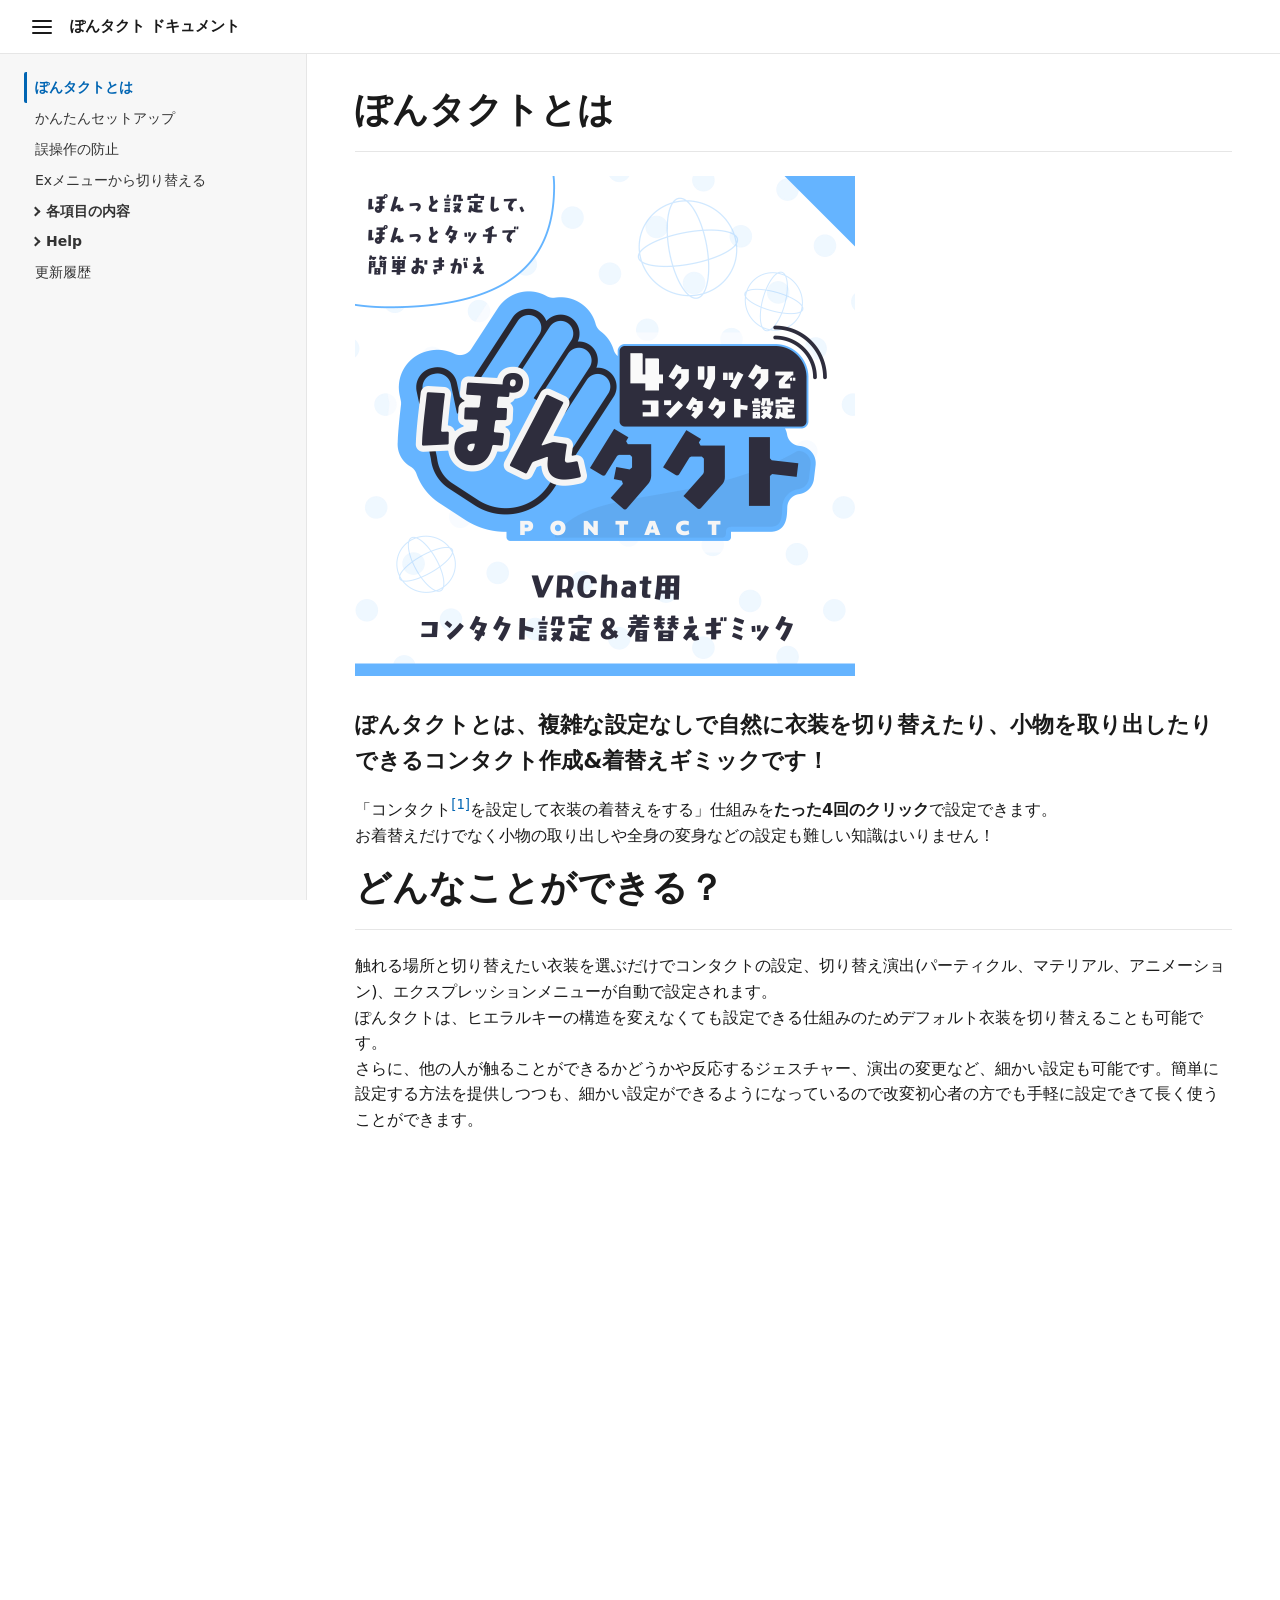
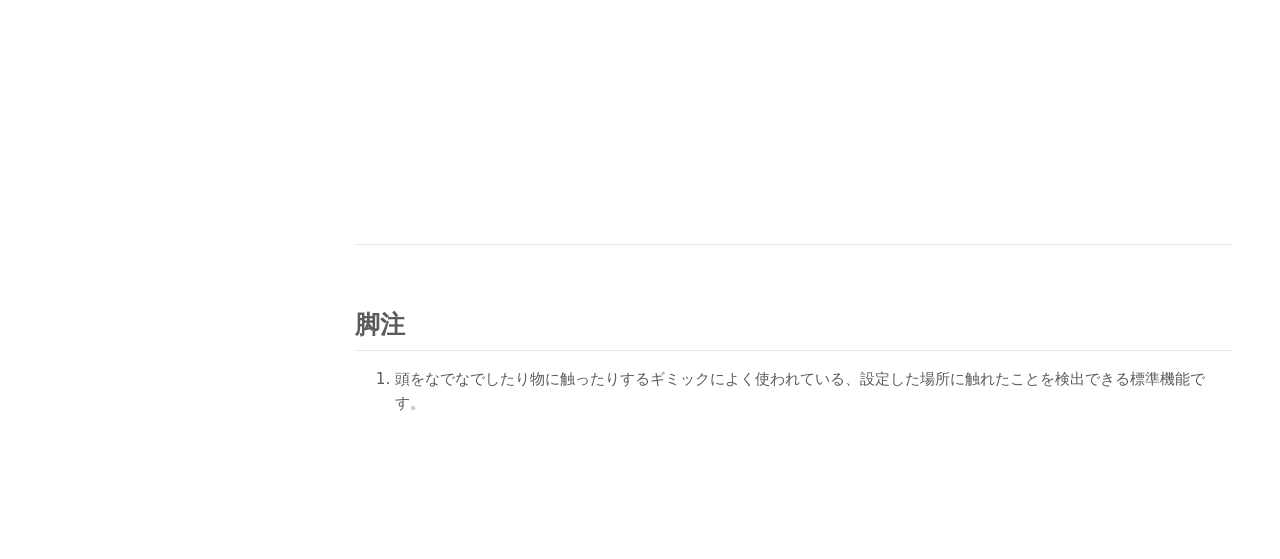
<file: index.html>
<!doctype html>
<html lang="ja">
<head>
  <meta charset="utf-8">
  <meta name="viewport" content="width=device-width, initial-scale=1">
  <title>ぽんタクト｜VRChatアバター向けコンタクト設定・着替えギミック</title>
  <meta name="description" content="ぽんタクトは、VRChatアバターの衣装切り替えや小物の取り出しを簡単に設定できる、コンタクト作成・着替えギミックです。">
  <link rel="canonical" href="https://pontact.pages.dev/">
  <link rel="icon" type="image/png" href="icon.png">
  <link rel="stylesheet" href="styles.css">
</head>
<body>
  <header class="site-header">
    <button
      class="nav-toggle"
      type="button"
      aria-controls="side-nav"
      aria-expanded="true"
      aria-label="リストを折り畳む"
      title="リストを折り畳む"
    >
      <span class="nav-toggle-icon" aria-hidden="true"></span>
    </button>
    <a class="brand" href="index.html">ぽんタクト ドキュメント</a>
  </header>
  <div class="site-shell">
    <aside class="side-nav" id="side-nav" aria-label="ドキュメントメニュー">
      <ul class="nav-tree"><li><a class="nav-link is-active" href="index.html"  aria-current="page">ぽんタクトとは</a></li>
<li><a class="nav-link" href="setup/index.html" >かんたんセットアップ</a></li>
<li><a class="nav-link" href="touch-lock/index.html" >誤操作の防止</a></li>
<li><a class="nav-link" href="ex_menu/index.html" >Exメニューから切り替える</a></li>
<li class="nav-folder"><details><summary>各項目の内容</summary><ul><li><a class="nav-link" href="reference/overlay/index.html" >タブの設定項目</a></li>
<li><a class="nav-link" href="reference/advanced-settings/index.html" >詳細設定</a></li>
<li><a class="nav-link" href="reference/presentation-settings/index.html" >演出設定</a></li></ul></details></li>
<li class="nav-folder"><details><summary>Help</summary><ul><li><a class="nav-link" href="help/change-setting-window/index.html" >警告ウィンドウが表示される</a></li></ul></details></li>
<li><a class="nav-link" href="change_log/index.html" >更新履歴</a></li></ul>
    </aside>
    <main class="doc-content">
      <article class="doc-article">
        <h1 id="ぽんタクトとは">ぽんタクトとは</h1>
<p><figure><img src="assets/%E3%81%BB%E3%82%9A%E3%82%93%E3%82%BF%E3%82%AF%E3%83%88-%E3%82%B5%E3%83%A0%E3%83%8D-2d50afa48c.jpg" alt="ぽんタクト-サムネ" width="500"></figure></p>
<p><span style="font-size: 22px; font-weight:bold;">ぽんタクトとは、複雑な設定なしで自然に衣装を切り替えたり、小物を取り出したりできるコンタクト作成&amp;着替えギミックです！</span></p>
<p>「コンタクト<sup><a href="index.html#fn-1">[1]</a></sup>を設定して衣装の着替えをする」仕組みを<strong>たった4回のクリック</strong>で設定できます。<br>
お着替えだけでなく小物の取り出しや全身の変身などの設定も難しい知識はいりません！</p>
<h1 id="どんなことができる">どんなことができる？</h1>
<p>触れる場所と切り替えたい衣装を選ぶだけでコンタクトの設定、切り替え演出(パーティクル、マテリアル、アニメーション)、エクスプレッションメニューが自動で設定されます。<br>
ぽんタクトは、ヒエラルキーの構造を変えなくても設定できる仕組みのためデフォルト衣装を切り替えることも可能です。<br>
さらに、他の人が触ることができるかどうかや反応するジェスチャー、演出の変更など、細かい設定も可能です。簡単に設定する方法を提供しつつも、細かい設定ができるようになっているので改変初心者の方でも手軽に設定できて長く使うことができます。</p>
<p><iframe width="360" height="640" src="https://www.youtube.com/embed/n0FaxI5kMvc" frameborder="0" allowfullscreen sandbox="allow-scripts allow-same-origin allow-popups allow-popups-to-escape-sandbox allow-presentation"></iframe></p>
<section class="footnotes">
<h2>脚注</h2>
<ol>
<li id="fn-1">頭をなでなでしたり物に触ったりするギミックによく使われている、設定した場所に触れたことを検出できる標準機能です。</li>
</ol>
</section>
      </article>
    </main>
  </div>
  <script>
    const navToggle = document.querySelector(".nav-toggle");
    const sideNav = document.querySelector(".side-nav");
    const mobileNavQuery = window.matchMedia("(max-width: 820px)");
    let navCollapsed = null;

    const setNavCollapsed = (collapsed, animate = true) => {
      const isInitialState = navCollapsed === null;
      navCollapsed = collapsed;
      const label = collapsed ? "リストを展開" : "リストを折り畳む";
      navToggle.setAttribute("aria-expanded", String(!collapsed));
      navToggle.setAttribute("aria-label", label);
      navToggle.setAttribute("title", label);
      sideNav.inert = collapsed;
      sideNav.setAttribute("aria-hidden", String(collapsed));

      if (!animate || isInitialState) {
        document.body.classList.add("nav-no-transition");
        document.body.classList.toggle("nav-collapsed", collapsed);
        window.requestAnimationFrame(() => {
          document.body.classList.remove("nav-no-transition");
        });
        return;
      }

      document.body.classList.toggle("nav-collapsed", collapsed);
    };

    setNavCollapsed(mobileNavQuery.matches, false);

    navToggle.addEventListener("click", () => {
      setNavCollapsed(!navCollapsed);
    });

    mobileNavQuery.addEventListener("change", (event) => {
      setNavCollapsed(event.matches, false);
    });

    sideNav.addEventListener("click", (event) => {
      if (event.target.closest(".nav-link") && mobileNavQuery.matches) {
        setNavCollapsed(true);
      }
    });
  </script>
</body>
</html>
</file>
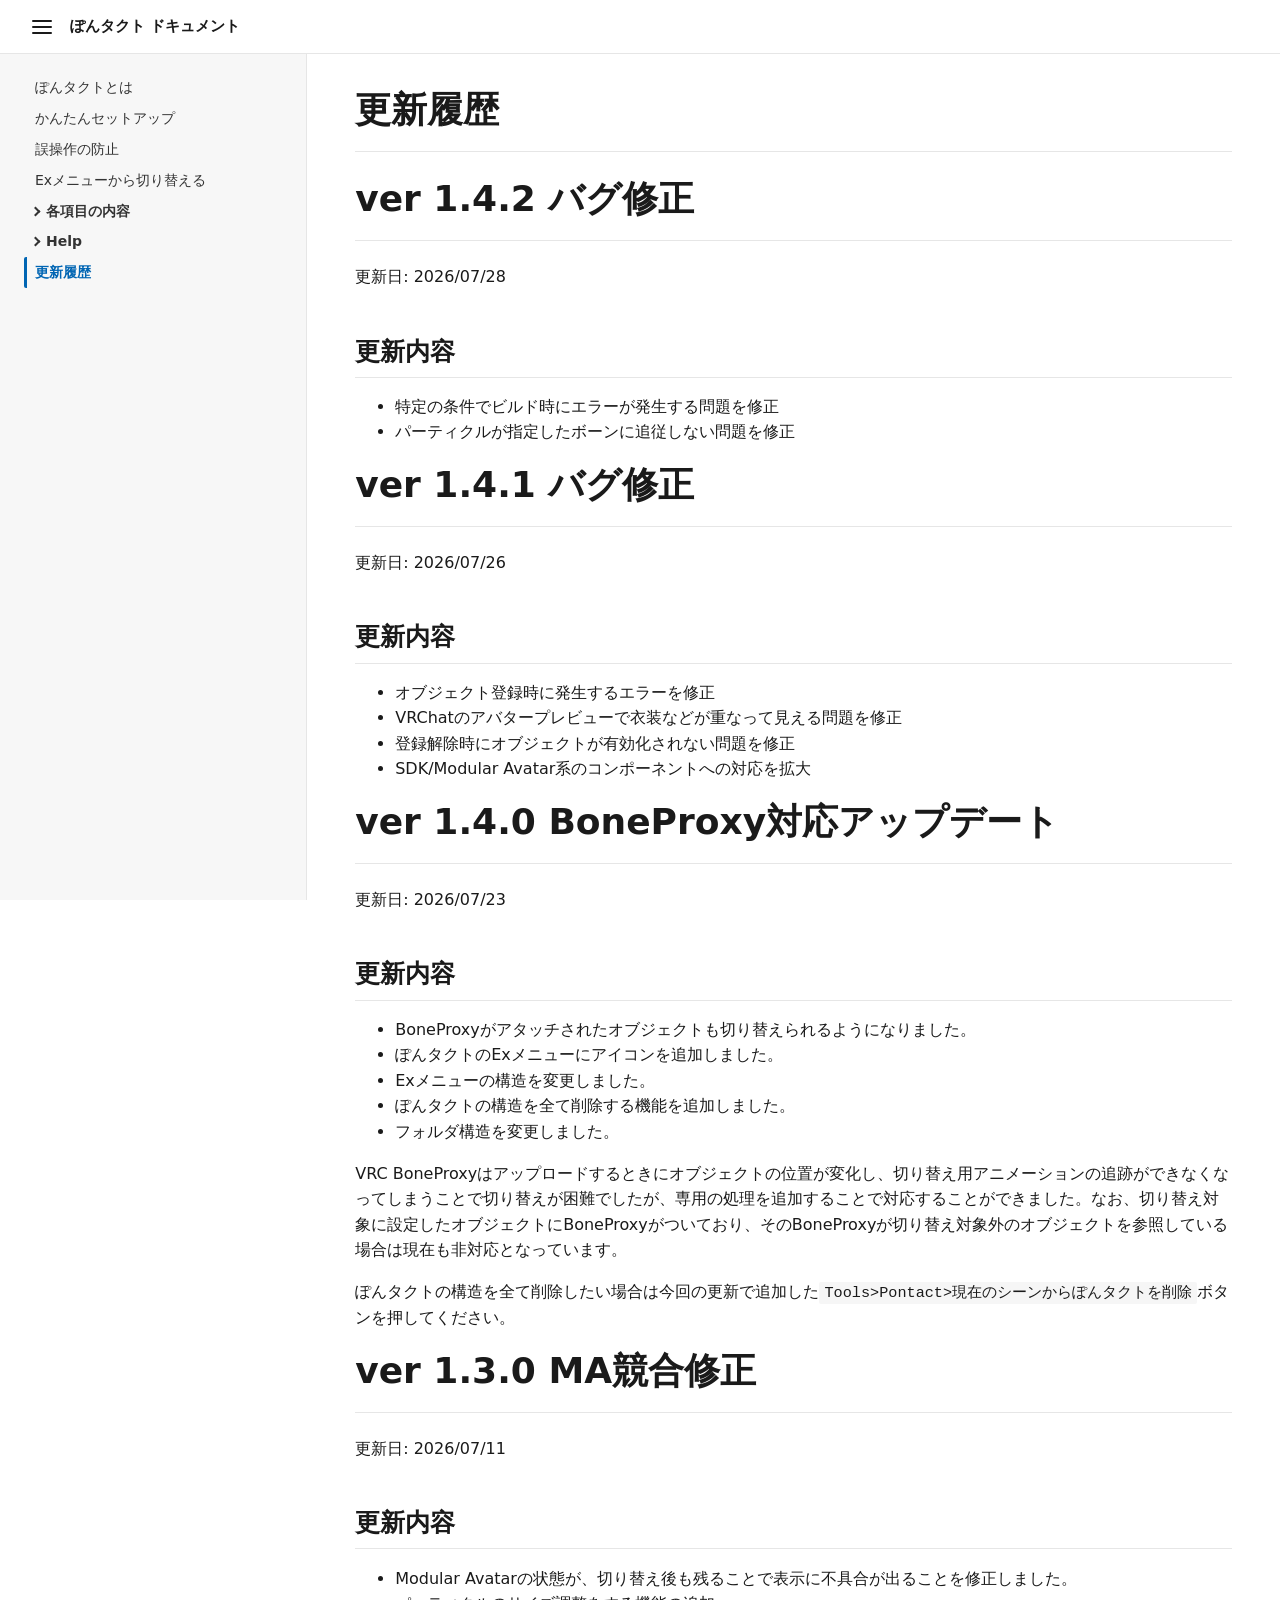
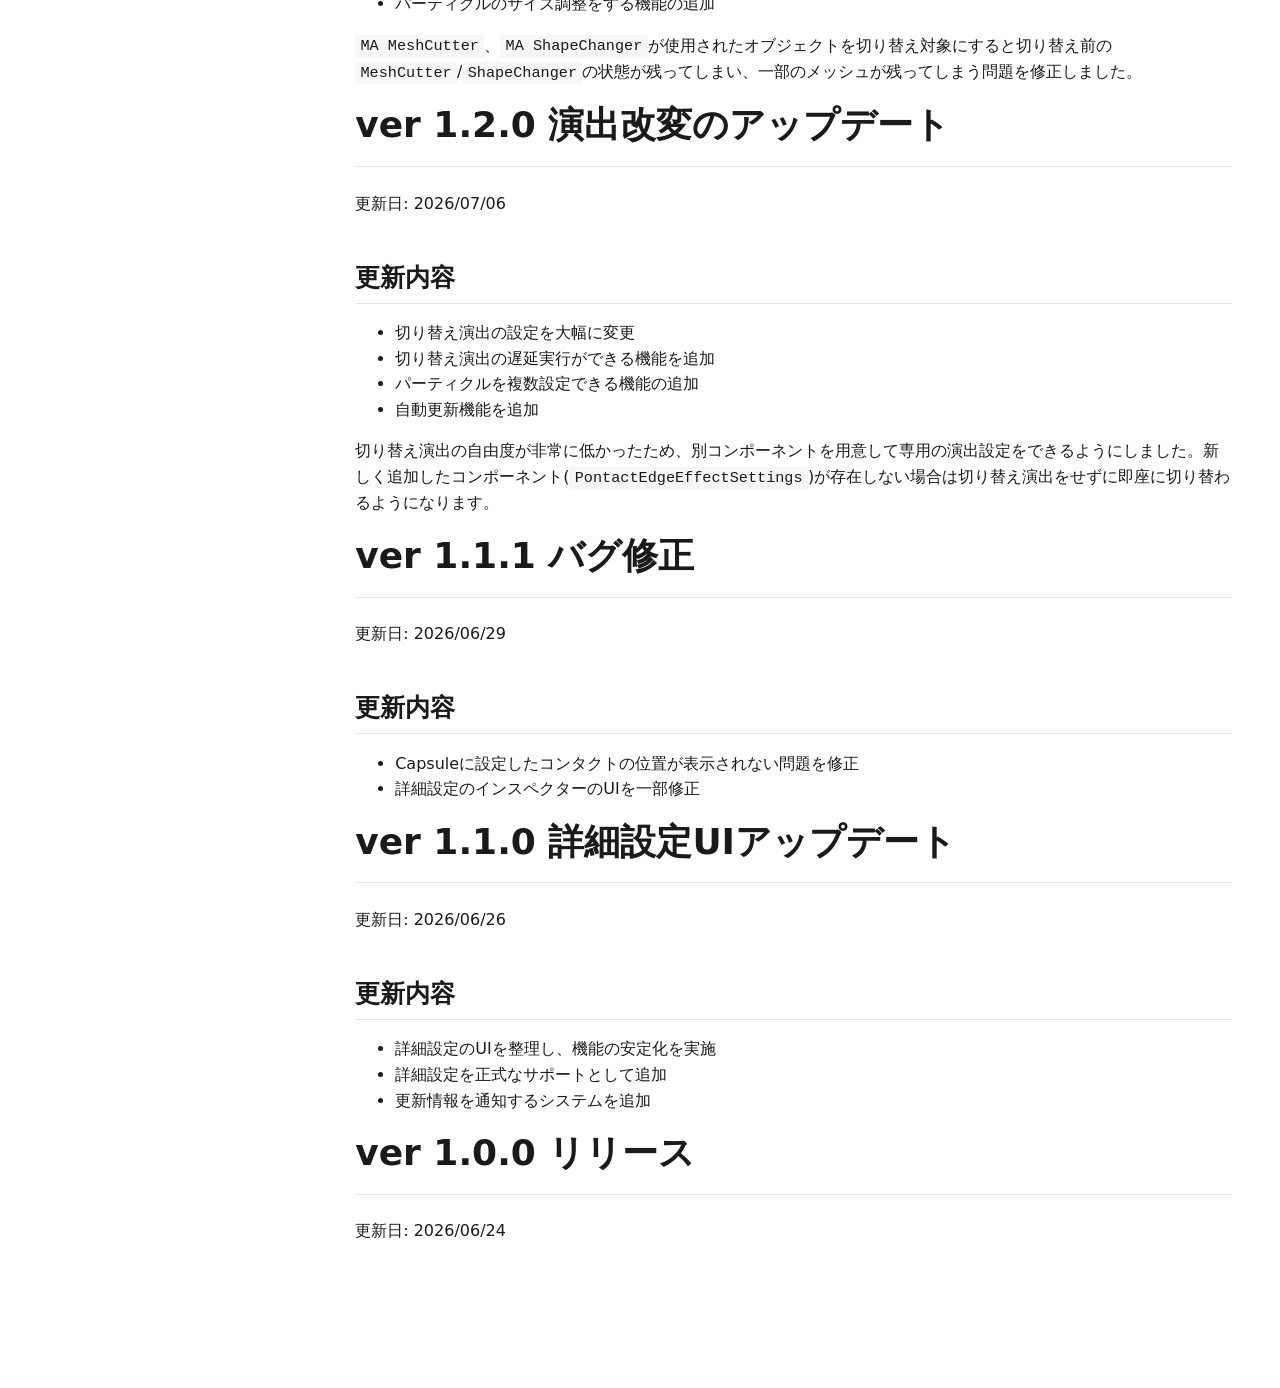
<file: change_log/index.html>
<!doctype html>
<html lang="ja">
<head>
  <meta charset="utf-8">
  <meta name="viewport" content="width=device-width, initial-scale=1">
  <title>更新履歴｜ぽんタクト ドキュメント</title>
  <meta name="description" content="VRChatアバター向けコンタクト・着替えギミック「ぽんタクト」の更新履歴に関するドキュメントです。">
  <link rel="canonical" href="https://pontact.pages.dev/change_log/">
  <link rel="icon" type="image/png" href="../icon.png">
  <link rel="stylesheet" href="../styles.css">
</head>
<body>
  <header class="site-header">
    <button
      class="nav-toggle"
      type="button"
      aria-controls="side-nav"
      aria-expanded="true"
      aria-label="リストを折り畳む"
      title="リストを折り畳む"
    >
      <span class="nav-toggle-icon" aria-hidden="true"></span>
    </button>
    <a class="brand" href="../index.html">ぽんタクト ドキュメント</a>
  </header>
  <div class="site-shell">
    <aside class="side-nav" id="side-nav" aria-label="ドキュメントメニュー">
      <ul class="nav-tree"><li><a class="nav-link" href="../index.html" >ぽんタクトとは</a></li>
<li><a class="nav-link" href="../setup/index.html" >かんたんセットアップ</a></li>
<li><a class="nav-link" href="../touch-lock/index.html" >誤操作の防止</a></li>
<li><a class="nav-link" href="../ex_menu/index.html" >Exメニューから切り替える</a></li>
<li class="nav-folder"><details><summary>各項目の内容</summary><ul><li><a class="nav-link" href="../reference/overlay/index.html" >タブの設定項目</a></li>
<li><a class="nav-link" href="../reference/advanced-settings/index.html" >詳細設定</a></li>
<li><a class="nav-link" href="../reference/presentation-settings/index.html" >演出設定</a></li></ul></details></li>
<li class="nav-folder"><details><summary>Help</summary><ul><li><a class="nav-link" href="../help/change-setting-window/index.html" >警告ウィンドウが表示される</a></li></ul></details></li>
<li><a class="nav-link is-active" href="index.html"  aria-current="page">更新履歴</a></li></ul>
    </aside>
    <main class="doc-content">
      <article class="doc-article">
        <h1>更新履歴</h1>
<h1 id="ver-142-バグ修正">ver 1.4.2 バグ修正</h1>
<p>更新日: 2026/07/28</p>
<h2 id="更新内容">更新内容</h2>
<ul>
<li>特定の条件でビルド時にエラーが発生する問題を修正</li>
<li>パーティクルが指定したボーンに追従しない問題を修正</li>
</ul>
<h1 id="ver-141-バグ修正">ver 1.4.1 バグ修正</h1>
<p>更新日: 2026/07/26</p>
<h2 id="更新内容-2">更新内容</h2>
<ul>
<li>オブジェクト登録時に発生するエラーを修正</li>
<li>VRChatのアバタープレビューで衣装などが重なって見える問題を修正</li>
<li>登録解除時にオブジェクトが有効化されない問題を修正</li>
<li>SDK/Modular Avatar系のコンポーネントへの対応を拡大</li>
</ul>
<h1 id="ver-140-boneproxy対応アップデート">ver 1.4.0 BoneProxy対応アップデート</h1>
<p>更新日: 2026/07/23</p>
<h2 id="更新内容-3">更新内容</h2>
<ul>
<li>BoneProxyがアタッチされたオブジェクトも切り替えられるようになりました。</li>
<li>ぽんタクトのExメニューにアイコンを追加しました。</li>
<li>Exメニューの構造を変更しました。</li>
<li>ぽんタクトの構造を全て削除する機能を追加しました。</li>
<li>フォルダ構造を変更しました。</li>
</ul>
<p>VRC BoneProxyはアップロードするときにオブジェクトの位置が変化し、切り替え用アニメーションの追跡ができなくなってしまうことで切り替えが困難でしたが、専用の処理を追加することで対応することができました。なお、切り替え対象に設定したオブジェクトにBoneProxyがついており、そのBoneProxyが切り替え対象外のオブジェクトを参照している場合は現在も非対応となっています。</p>
<p>ぽんタクトの構造を全て削除したい場合は今回の更新で追加した<code>Tools&gt;Pontact&gt;現在のシーンからぽんタクトを削除</code>ボタンを押してください。</p>
<h1 id="ver-130-ma競合修正">ver 1.3.0 MA競合修正</h1>
<p>更新日: 2026/07/11</p>
<h2 id="更新内容-4">更新内容</h2>
<ul>
<li>Modular Avatarの状態が、切り替え後も残ることで表示に不具合が出ることを修正しました。</li>
<li>パーティクルのサイズ調整をする機能の追加</li>
</ul>
<p><code>MA MeshCutter</code>、<code>MA ShapeChanger</code>が使用されたオブジェクトを切り替え対象にすると切り替え前の<code>MeshCutter</code>/<code>ShapeChanger</code>の状態が残ってしまい、一部のメッシュが残ってしまう問題を修正しました。</p>
<h1 id="ver-120-演出改変のアップデート">ver 1.2.0 演出改変のアップデート</h1>
<p>更新日: 2026/07/06</p>
<h2 id="更新内容-5">更新内容</h2>
<ul>
<li>切り替え演出の設定を大幅に変更</li>
<li>切り替え演出の遅延実行ができる機能を追加</li>
<li>パーティクルを複数設定できる機能の追加</li>
<li>自動更新機能を追加</li>
</ul>
<p>切り替え演出の自由度が非常に低かったため、別コンポーネントを用意して専用の演出設定をできるようにしました。新しく追加したコンポーネント(<code>PontactEdgeEffectSettings</code>)が存在しない場合は切り替え演出をせずに即座に切り替わるようになります。</p>
<h1 id="ver-111-バグ修正">ver 1.1.1 バグ修正</h1>
<p>更新日: 2026/06/29</p>
<h2 id="更新内容-6">更新内容</h2>
<ul>
<li>Capsuleに設定したコンタクトの位置が表示されない問題を修正</li>
<li>詳細設定のインスペクターのUIを一部修正</li>
</ul>
<h1 id="ver-110-詳細設定uiアップデート">ver 1.1.0 詳細設定UIアップデート</h1>
<p>更新日: 2026/06/26</p>
<h2 id="更新内容-7">更新内容</h2>
<ul>
<li>詳細設定のUIを整理し、機能の安定化を実施</li>
<li>詳細設定を正式なサポートとして追加</li>
<li>更新情報を通知するシステムを追加</li>
</ul>
<h1 id="ver-100-リリース">ver 1.0.0 リリース</h1>
<p>更新日: 2026/06/24</p>
      </article>
    </main>
  </div>
  <script>
    const navToggle = document.querySelector(".nav-toggle");
    const sideNav = document.querySelector(".side-nav");
    const mobileNavQuery = window.matchMedia("(max-width: 820px)");
    let navCollapsed = null;

    const setNavCollapsed = (collapsed, animate = true) => {
      const isInitialState = navCollapsed === null;
      navCollapsed = collapsed;
      const label = collapsed ? "リストを展開" : "リストを折り畳む";
      navToggle.setAttribute("aria-expanded", String(!collapsed));
      navToggle.setAttribute("aria-label", label);
      navToggle.setAttribute("title", label);
      sideNav.inert = collapsed;
      sideNav.setAttribute("aria-hidden", String(collapsed));

      if (!animate || isInitialState) {
        document.body.classList.add("nav-no-transition");
        document.body.classList.toggle("nav-collapsed", collapsed);
        window.requestAnimationFrame(() => {
          document.body.classList.remove("nav-no-transition");
        });
        return;
      }

      document.body.classList.toggle("nav-collapsed", collapsed);
    };

    setNavCollapsed(mobileNavQuery.matches, false);

    navToggle.addEventListener("click", () => {
      setNavCollapsed(!navCollapsed);
    });

    mobileNavQuery.addEventListener("change", (event) => {
      setNavCollapsed(event.matches, false);
    });

    sideNav.addEventListener("click", (event) => {
      if (event.target.closest(".nav-link") && mobileNavQuery.matches) {
        setNavCollapsed(true);
      }
    });
  </script>
</body>
</html>
</file>
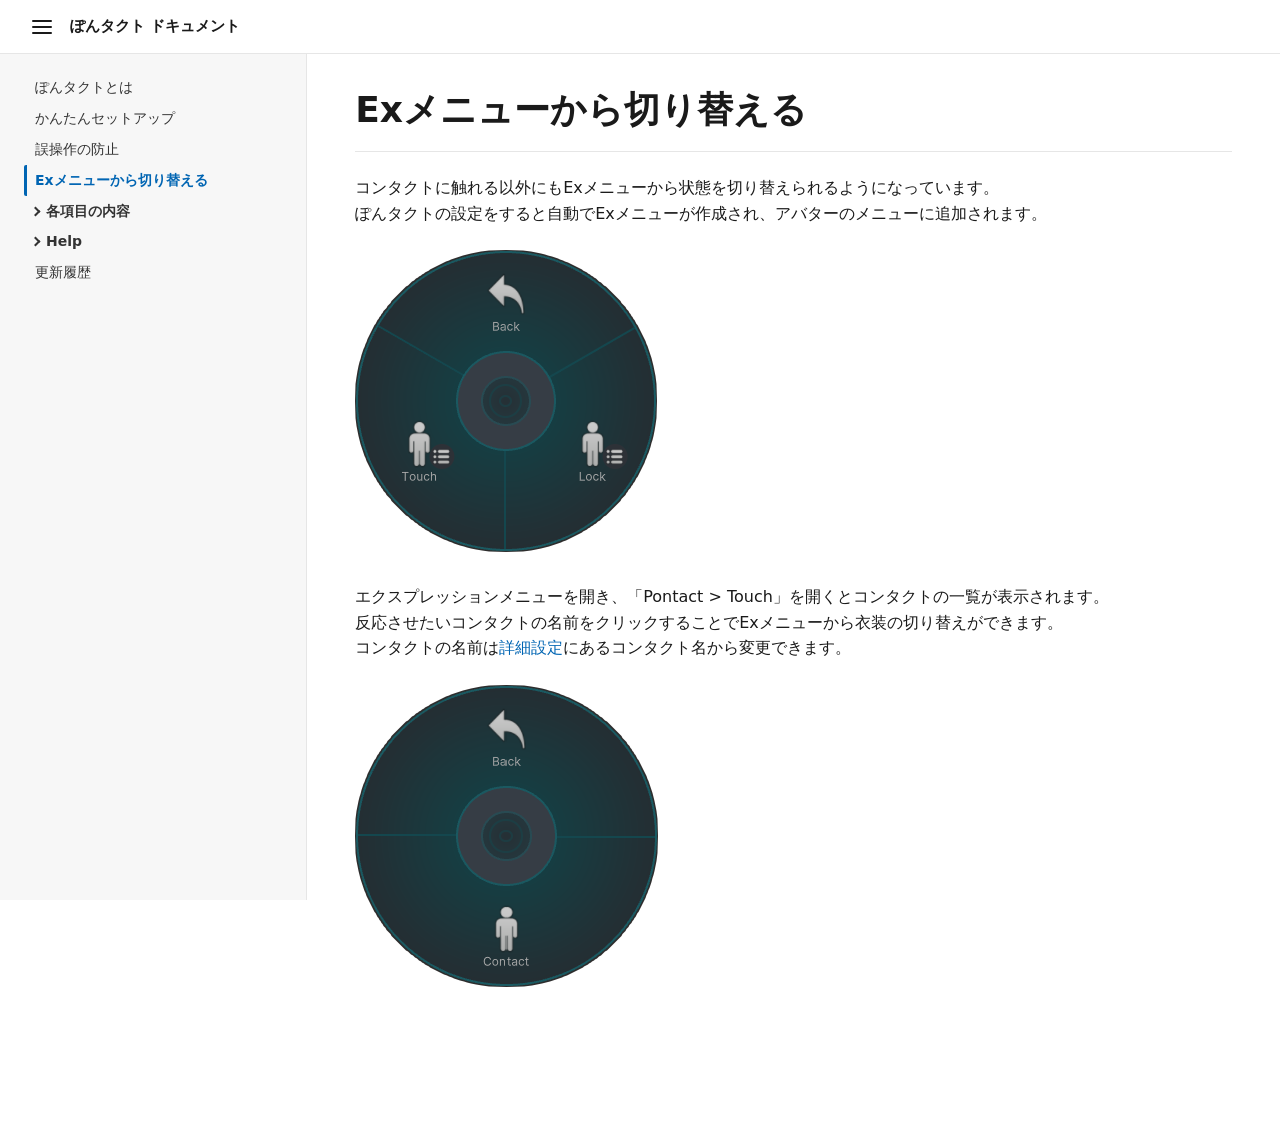
<file: ex_menu/index.html>
<!doctype html>
<html lang="ja">
<head>
  <meta charset="utf-8">
  <meta name="viewport" content="width=device-width, initial-scale=1">
  <title>Exメニューから切り替える｜ぽんタクト ドキュメント</title>
  <meta name="description" content="VRChatアバター向けコンタクト・着替えギミック「ぽんタクト」のExメニューから切り替えるに関するドキュメントです。">
  <link rel="canonical" href="https://pontact.pages.dev/ex_menu/">
  <link rel="icon" type="image/png" href="../icon.png">
  <link rel="stylesheet" href="../styles.css">
</head>
<body>
  <header class="site-header">
    <button
      class="nav-toggle"
      type="button"
      aria-controls="side-nav"
      aria-expanded="true"
      aria-label="リストを折り畳む"
      title="リストを折り畳む"
    >
      <span class="nav-toggle-icon" aria-hidden="true"></span>
    </button>
    <a class="brand" href="../index.html">ぽんタクト ドキュメント</a>
  </header>
  <div class="site-shell">
    <aside class="side-nav" id="side-nav" aria-label="ドキュメントメニュー">
      <ul class="nav-tree"><li><a class="nav-link" href="../index.html" >ぽんタクトとは</a></li>
<li><a class="nav-link" href="../setup/index.html" >かんたんセットアップ</a></li>
<li><a class="nav-link" href="../touch-lock/index.html" >誤操作の防止</a></li>
<li><a class="nav-link is-active" href="index.html"  aria-current="page">Exメニューから切り替える</a></li>
<li class="nav-folder"><details><summary>各項目の内容</summary><ul><li><a class="nav-link" href="../reference/overlay/index.html" >タブの設定項目</a></li>
<li><a class="nav-link" href="../reference/advanced-settings/index.html" >詳細設定</a></li>
<li><a class="nav-link" href="../reference/presentation-settings/index.html" >演出設定</a></li></ul></details></li>
<li class="nav-folder"><details><summary>Help</summary><ul><li><a class="nav-link" href="../help/change-setting-window/index.html" >警告ウィンドウが表示される</a></li></ul></details></li>
<li><a class="nav-link" href="../change_log/index.html" >更新履歴</a></li></ul>
    </aside>
    <main class="doc-content">
      <article class="doc-article">
        <h1>Exメニューから切り替える</h1>
<p>コンタクトに触れる以外にもExメニューから状態を切り替えられるようになっています。<br>
ぽんタクトの設定をすると自動でExメニューが作成され、アバターのメニューに追加されます。</p>
<p><figure><img src="../assets/Ex%E3%83%A1%E3%83%8B%E3%83%A5%E3%83%BC-%E3%83%88%E3%83%83%E3%83%97-93f6dfaaf6.png" alt="Exメニュー-トップ"></figure></p>
<p>エクスプレッションメニューを開き、「Pontact &gt; Touch」を開くとコンタクトの一覧が表示されます。<br>
反応させたいコンタクトの名前をクリックすることでExメニューから衣装の切り替えができます。<br>
コンタクトの名前は<a href="../reference/advanced-settings/index.html">詳細設定</a>にあるコンタクト名から変更できます。</p>
<p><figure><img src="../assets/Ex%E3%83%A1%E3%83%8B%E3%83%A5%E3%83%BC-%E3%82%B3%E3%83%B3%E3%82%BF%E3%82%AF%E3%83%88-8abcd4be90.png" alt="Exメニュー-コンタクト"></figure></p>
      </article>
    </main>
  </div>
  <script>
    const navToggle = document.querySelector(".nav-toggle");
    const sideNav = document.querySelector(".side-nav");
    const mobileNavQuery = window.matchMedia("(max-width: 820px)");
    let navCollapsed = null;

    const setNavCollapsed = (collapsed, animate = true) => {
      const isInitialState = navCollapsed === null;
      navCollapsed = collapsed;
      const label = collapsed ? "リストを展開" : "リストを折り畳む";
      navToggle.setAttribute("aria-expanded", String(!collapsed));
      navToggle.setAttribute("aria-label", label);
      navToggle.setAttribute("title", label);
      sideNav.inert = collapsed;
      sideNav.setAttribute("aria-hidden", String(collapsed));

      if (!animate || isInitialState) {
        document.body.classList.add("nav-no-transition");
        document.body.classList.toggle("nav-collapsed", collapsed);
        window.requestAnimationFrame(() => {
          document.body.classList.remove("nav-no-transition");
        });
        return;
      }

      document.body.classList.toggle("nav-collapsed", collapsed);
    };

    setNavCollapsed(mobileNavQuery.matches, false);

    navToggle.addEventListener("click", () => {
      setNavCollapsed(!navCollapsed);
    });

    mobileNavQuery.addEventListener("change", (event) => {
      setNavCollapsed(event.matches, false);
    });

    sideNav.addEventListener("click", (event) => {
      if (event.target.closest(".nav-link") && mobileNavQuery.matches) {
        setNavCollapsed(true);
      }
    });
  </script>
</body>
</html>
</file>
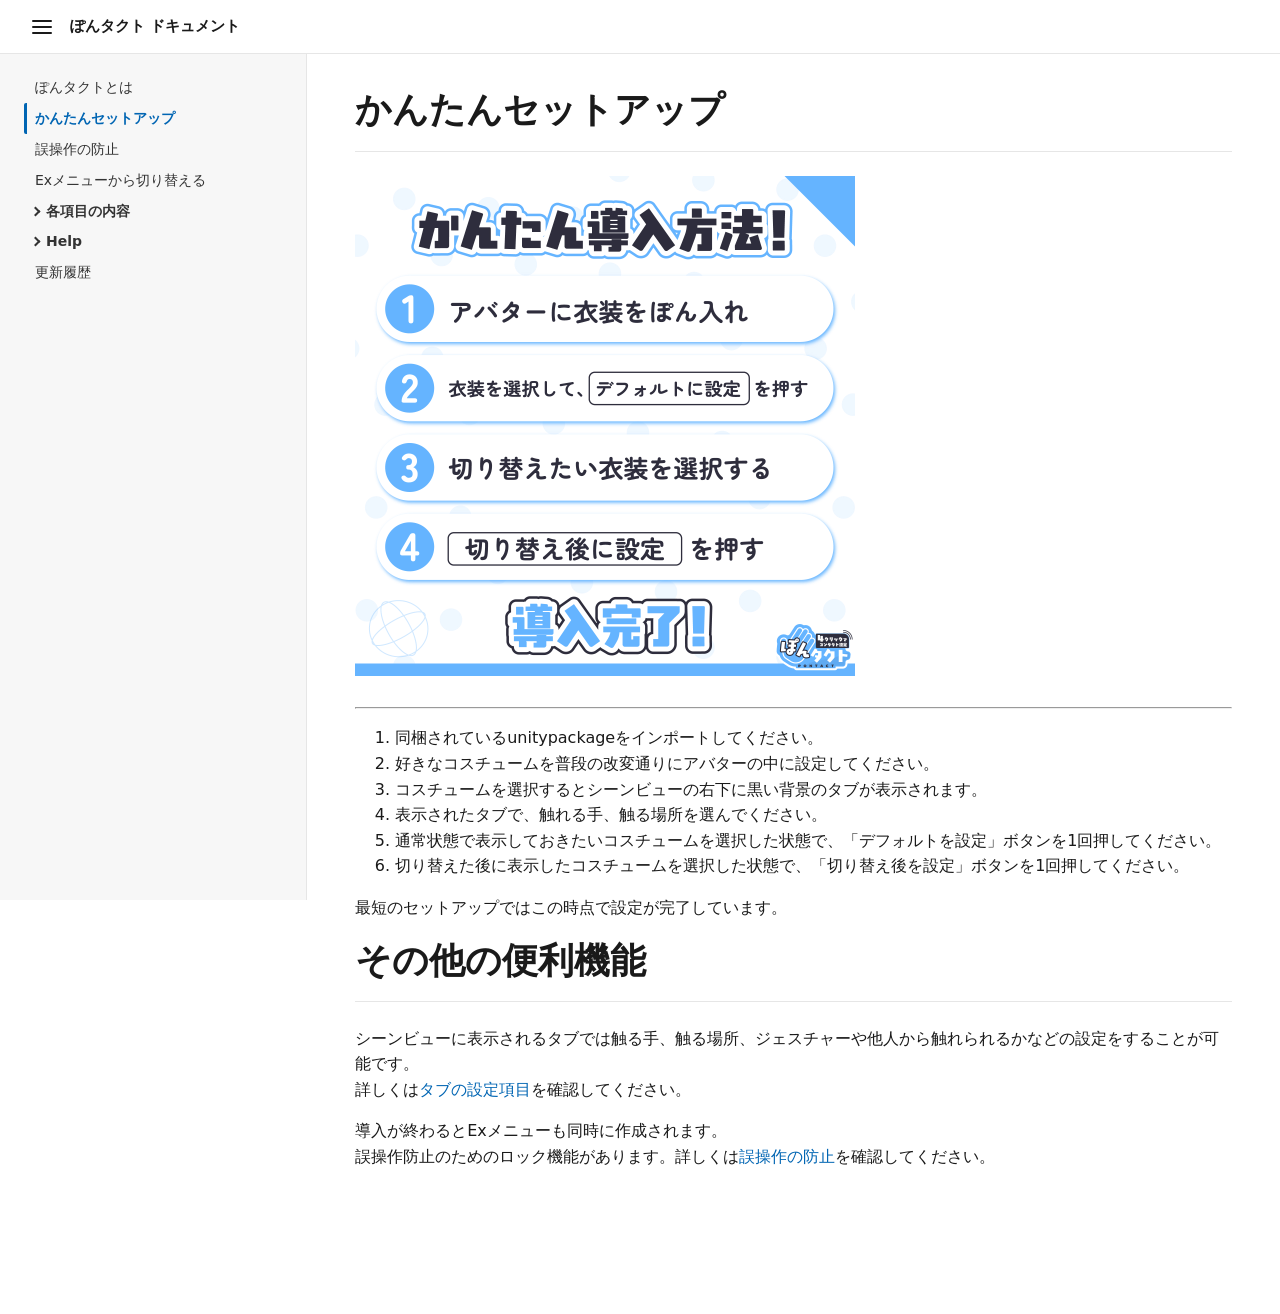
<file: setup/index.html>
<!doctype html>
<html lang="ja">
<head>
  <meta charset="utf-8">
  <meta name="viewport" content="width=device-width, initial-scale=1">
  <title>かんたんセットアップ｜ぽんタクト ドキュメント</title>
  <meta name="description" content="VRChatアバター向けコンタクト・着替えギミック「ぽんタクト」のかんたんセットアップに関するドキュメントです。">
  <link rel="canonical" href="https://pontact.pages.dev/setup/">
  <link rel="icon" type="image/png" href="../icon.png">
  <link rel="stylesheet" href="../styles.css">
</head>
<body>
  <header class="site-header">
    <button
      class="nav-toggle"
      type="button"
      aria-controls="side-nav"
      aria-expanded="true"
      aria-label="リストを折り畳む"
      title="リストを折り畳む"
    >
      <span class="nav-toggle-icon" aria-hidden="true"></span>
    </button>
    <a class="brand" href="../index.html">ぽんタクト ドキュメント</a>
  </header>
  <div class="site-shell">
    <aside class="side-nav" id="side-nav" aria-label="ドキュメントメニュー">
      <ul class="nav-tree"><li><a class="nav-link" href="../index.html" >ぽんタクトとは</a></li>
<li><a class="nav-link is-active" href="index.html"  aria-current="page">かんたんセットアップ</a></li>
<li><a class="nav-link" href="../touch-lock/index.html" >誤操作の防止</a></li>
<li><a class="nav-link" href="../ex_menu/index.html" >Exメニューから切り替える</a></li>
<li class="nav-folder"><details><summary>各項目の内容</summary><ul><li><a class="nav-link" href="../reference/overlay/index.html" >タブの設定項目</a></li>
<li><a class="nav-link" href="../reference/advanced-settings/index.html" >詳細設定</a></li>
<li><a class="nav-link" href="../reference/presentation-settings/index.html" >演出設定</a></li></ul></details></li>
<li class="nav-folder"><details><summary>Help</summary><ul><li><a class="nav-link" href="../help/change-setting-window/index.html" >警告ウィンドウが表示される</a></li></ul></details></li>
<li><a class="nav-link" href="../change_log/index.html" >更新履歴</a></li></ul>
    </aside>
    <main class="doc-content">
      <article class="doc-article">
        <h1>かんたんセットアップ</h1>
<p><figure><img src="../assets/%E3%81%8B%E3%82%93%E3%81%9F%E3%82%93%E5%B0%8E%E5%85%A5%E6%96%B9%E6%B3%95-c4b0632d97.jpg" alt="かんたん導入方法" width="500"></figure></p>
<hr>
<ol>
<li>同梱されているunitypackageをインポートしてください。</li>
<li>好きなコスチュームを普段の改変通りにアバターの中に設定してください。</li>
<li>コスチュームを選択するとシーンビューの右下に黒い背景のタブが表示されます。</li>
<li>表示されたタブで、触れる手、触る場所を選んでください。</li>
<li>通常状態で表示しておきたいコスチュームを選択した状態で、「デフォルトを設定」ボタンを1回押してください。</li>
<li>切り替えた後に表示したコスチュームを選択した状態で、「切り替え後を設定」ボタンを1回押してください。</li>
</ol>
<p>最短のセットアップではこの時点で設定が完了しています。</p>
<h1 id="その他の便利機能">その他の便利機能</h1>
<p>シーンビューに表示されるタブでは触る手、触る場所、ジェスチャーや他人から触れられるかなどの設定をすることが可能です。<br>
詳しくは<a href="../reference/overlay/index.html">タブの設定項目</a>を確認してください。</p>
<p>導入が終わるとExメニューも同時に作成されます。<br>
誤操作防止のためのロック機能があります。詳しくは<a href="../touch-lock/index.html">誤操作の防止</a>を確認してください。</p>
      </article>
    </main>
  </div>
  <script>
    const navToggle = document.querySelector(".nav-toggle");
    const sideNav = document.querySelector(".side-nav");
    const mobileNavQuery = window.matchMedia("(max-width: 820px)");
    let navCollapsed = null;

    const setNavCollapsed = (collapsed, animate = true) => {
      const isInitialState = navCollapsed === null;
      navCollapsed = collapsed;
      const label = collapsed ? "リストを展開" : "リストを折り畳む";
      navToggle.setAttribute("aria-expanded", String(!collapsed));
      navToggle.setAttribute("aria-label", label);
      navToggle.setAttribute("title", label);
      sideNav.inert = collapsed;
      sideNav.setAttribute("aria-hidden", String(collapsed));

      if (!animate || isInitialState) {
        document.body.classList.add("nav-no-transition");
        document.body.classList.toggle("nav-collapsed", collapsed);
        window.requestAnimationFrame(() => {
          document.body.classList.remove("nav-no-transition");
        });
        return;
      }

      document.body.classList.toggle("nav-collapsed", collapsed);
    };

    setNavCollapsed(mobileNavQuery.matches, false);

    navToggle.addEventListener("click", () => {
      setNavCollapsed(!navCollapsed);
    });

    mobileNavQuery.addEventListener("change", (event) => {
      setNavCollapsed(event.matches, false);
    });

    sideNav.addEventListener("click", (event) => {
      if (event.target.closest(".nav-link") && mobileNavQuery.matches) {
        setNavCollapsed(true);
      }
    });
  </script>
</body>
</html>
</file>
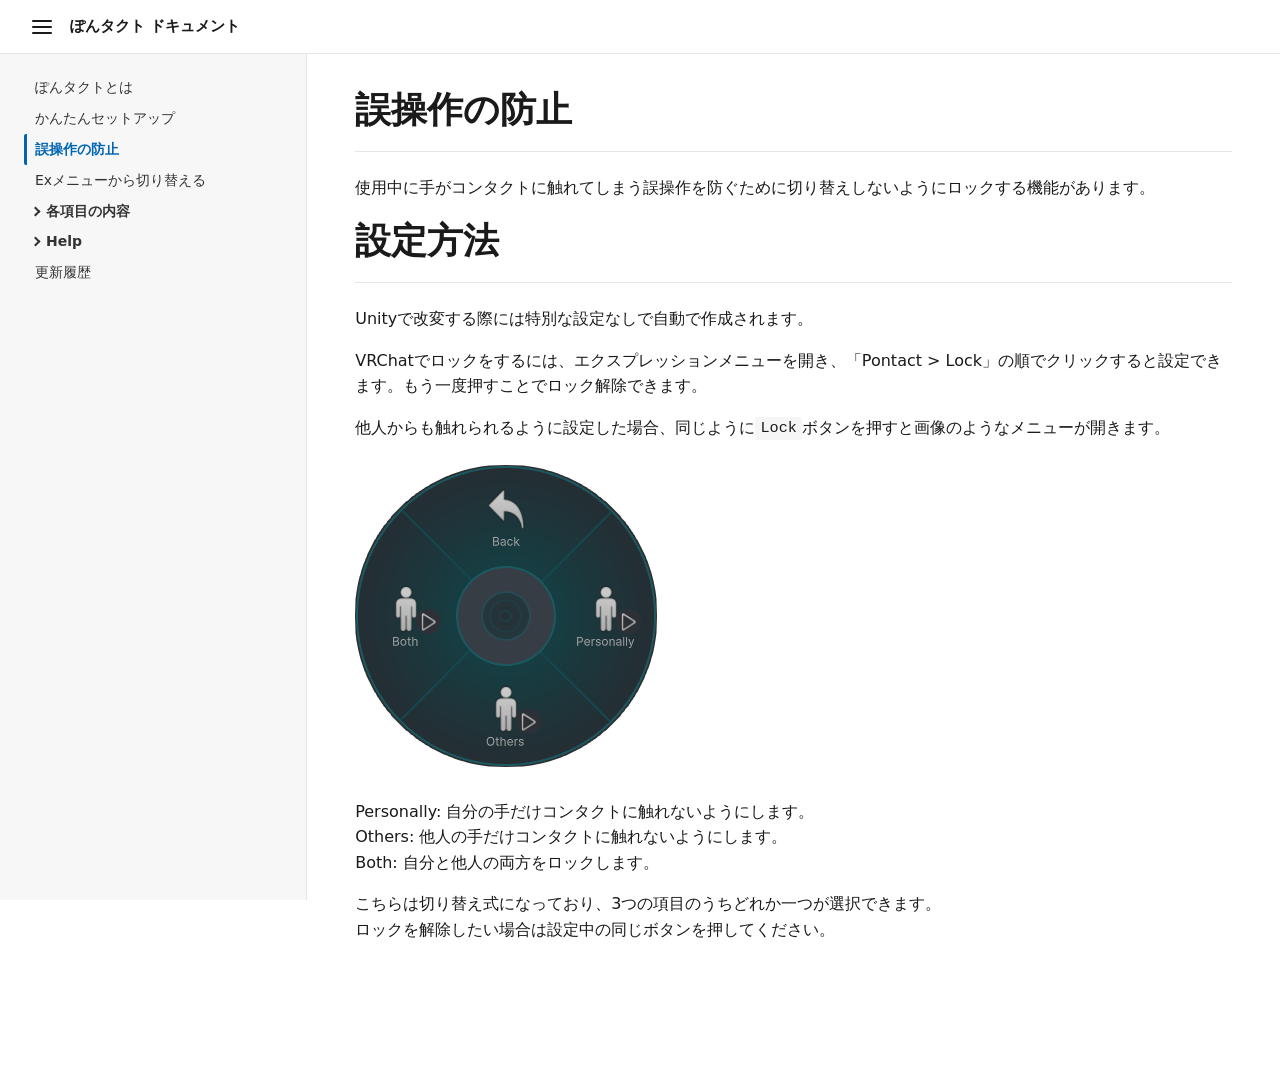
<file: touch-lock/index.html>
<!doctype html>
<html lang="ja">
<head>
  <meta charset="utf-8">
  <meta name="viewport" content="width=device-width, initial-scale=1">
  <title>誤操作の防止｜ぽんタクト ドキュメント</title>
  <meta name="description" content="VRChatアバター向けコンタクト・着替えギミック「ぽんタクト」の誤操作の防止に関するドキュメントです。">
  <link rel="canonical" href="https://pontact.pages.dev/touch-lock/">
  <link rel="icon" type="image/png" href="../icon.png">
  <link rel="stylesheet" href="../styles.css">
</head>
<body>
  <header class="site-header">
    <button
      class="nav-toggle"
      type="button"
      aria-controls="side-nav"
      aria-expanded="true"
      aria-label="リストを折り畳む"
      title="リストを折り畳む"
    >
      <span class="nav-toggle-icon" aria-hidden="true"></span>
    </button>
    <a class="brand" href="../index.html">ぽんタクト ドキュメント</a>
  </header>
  <div class="site-shell">
    <aside class="side-nav" id="side-nav" aria-label="ドキュメントメニュー">
      <ul class="nav-tree"><li><a class="nav-link" href="../index.html" >ぽんタクトとは</a></li>
<li><a class="nav-link" href="../setup/index.html" >かんたんセットアップ</a></li>
<li><a class="nav-link is-active" href="index.html"  aria-current="page">誤操作の防止</a></li>
<li><a class="nav-link" href="../ex_menu/index.html" >Exメニューから切り替える</a></li>
<li class="nav-folder"><details><summary>各項目の内容</summary><ul><li><a class="nav-link" href="../reference/overlay/index.html" >タブの設定項目</a></li>
<li><a class="nav-link" href="../reference/advanced-settings/index.html" >詳細設定</a></li>
<li><a class="nav-link" href="../reference/presentation-settings/index.html" >演出設定</a></li></ul></details></li>
<li class="nav-folder"><details><summary>Help</summary><ul><li><a class="nav-link" href="../help/change-setting-window/index.html" >警告ウィンドウが表示される</a></li></ul></details></li>
<li><a class="nav-link" href="../change_log/index.html" >更新履歴</a></li></ul>
    </aside>
    <main class="doc-content">
      <article class="doc-article">
        <h1>誤操作の防止</h1>
<p>使用中に手がコンタクトに触れてしまう誤操作を防ぐために切り替えしないようにロックする機能があります。</p>
<h1 id="設定方法">設定方法</h1>
<p>Unityで改変する際には特別な設定なしで自動で作成されます。</p>
<p>VRChatでロックをするには、エクスプレッションメニューを開き、「Pontact &gt; Lock」の順でクリックすると設定できます。もう一度押すことでロック解除できます。</p>
<p>他人からも触れられるように設定した場合、同じように<code>Lock</code>ボタンを押すと画像のようなメニューが開きます。</p>
<p><figure><img src="../assets/Ex%E3%83%A1%E3%83%8B%E3%83%A5%E3%83%BC-%E3%83%AD%E3%83%83%E3%82%AF-6bbc5bb9f5.png" alt="Exメニュー-ロック"></figure></p>
<p>Personally: 自分の手だけコンタクトに触れないようにします。<br>
Others: 他人の手だけコンタクトに触れないようにします。<br>
Both: 自分と他人の両方をロックします。</p>
<p>こちらは切り替え式になっており、3つの項目のうちどれか一つが選択できます。<br>
ロックを解除したい場合は設定中の同じボタンを押してください。</p>
      </article>
    </main>
  </div>
  <script>
    const navToggle = document.querySelector(".nav-toggle");
    const sideNav = document.querySelector(".side-nav");
    const mobileNavQuery = window.matchMedia("(max-width: 820px)");
    let navCollapsed = null;

    const setNavCollapsed = (collapsed, animate = true) => {
      const isInitialState = navCollapsed === null;
      navCollapsed = collapsed;
      const label = collapsed ? "リストを展開" : "リストを折り畳む";
      navToggle.setAttribute("aria-expanded", String(!collapsed));
      navToggle.setAttribute("aria-label", label);
      navToggle.setAttribute("title", label);
      sideNav.inert = collapsed;
      sideNav.setAttribute("aria-hidden", String(collapsed));

      if (!animate || isInitialState) {
        document.body.classList.add("nav-no-transition");
        document.body.classList.toggle("nav-collapsed", collapsed);
        window.requestAnimationFrame(() => {
          document.body.classList.remove("nav-no-transition");
        });
        return;
      }

      document.body.classList.toggle("nav-collapsed", collapsed);
    };

    setNavCollapsed(mobileNavQuery.matches, false);

    navToggle.addEventListener("click", () => {
      setNavCollapsed(!navCollapsed);
    });

    mobileNavQuery.addEventListener("change", (event) => {
      setNavCollapsed(event.matches, false);
    });

    sideNav.addEventListener("click", (event) => {
      if (event.target.closest(".nav-link") && mobileNavQuery.matches) {
        setNavCollapsed(true);
      }
    });
  </script>
</body>
</html>
</file>
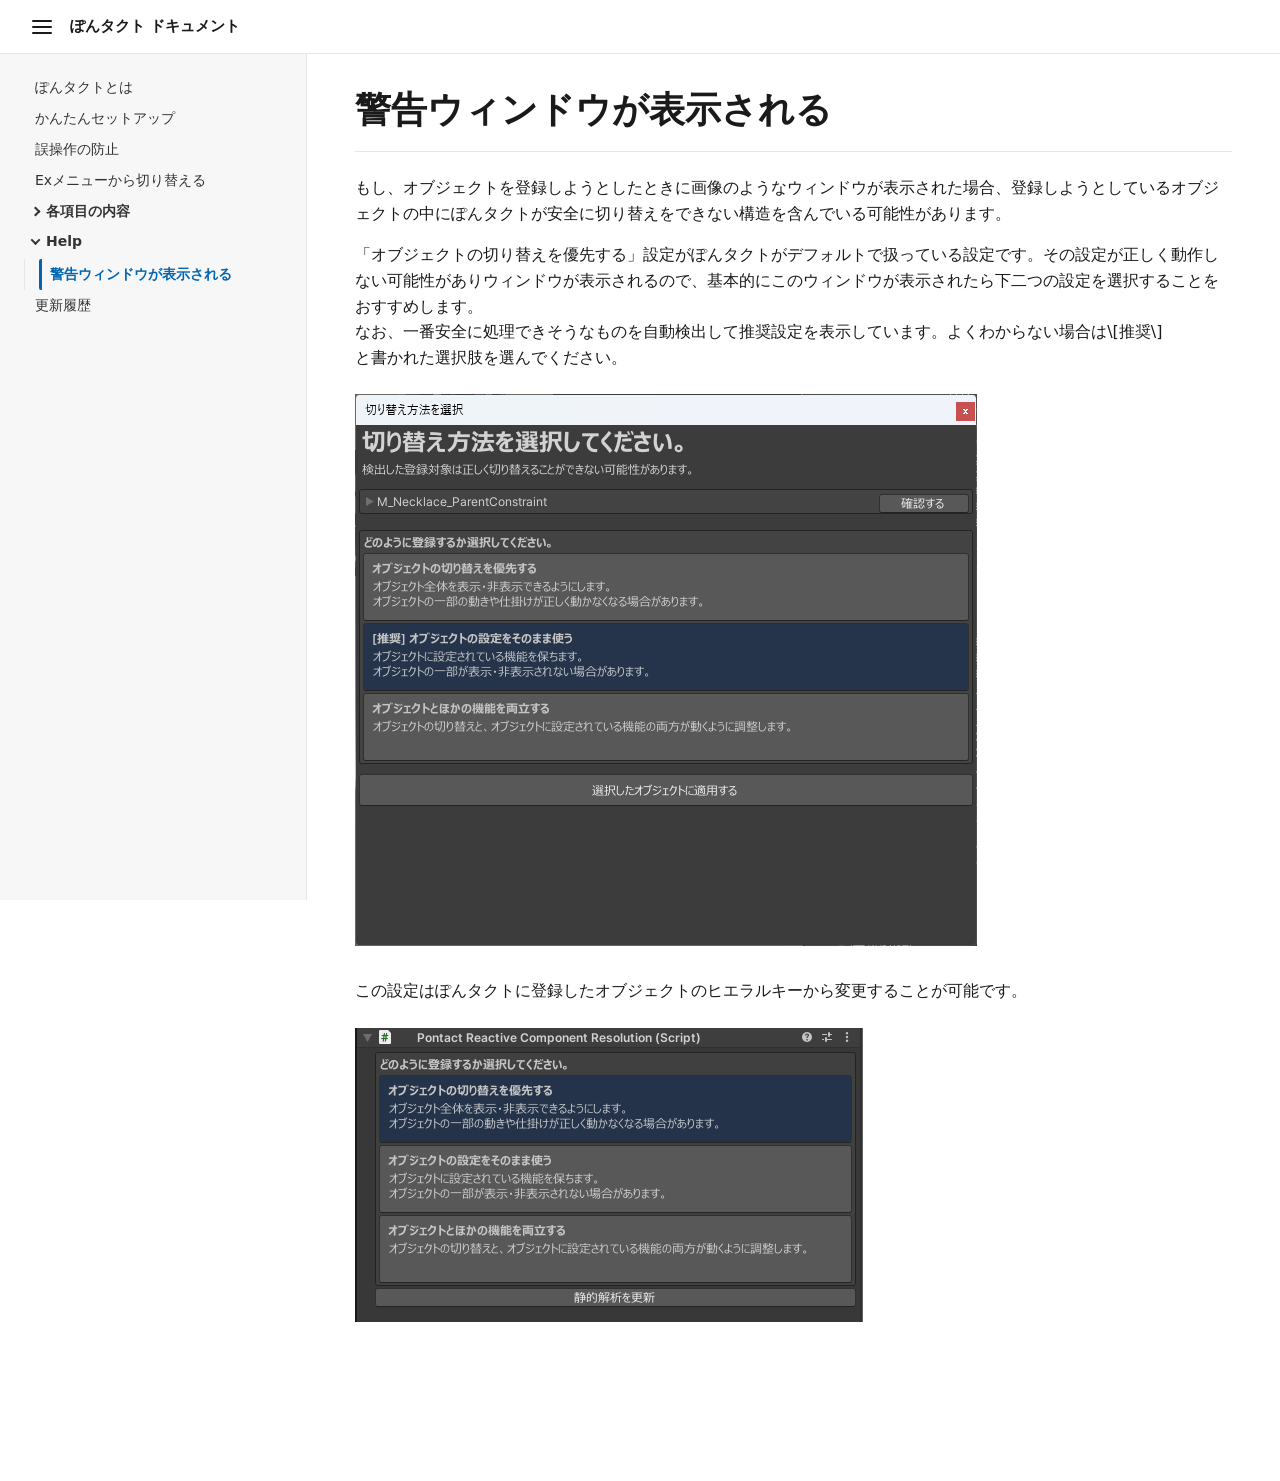
<file: help/change-setting-window/index.html>
<!doctype html>
<html lang="ja">
<head>
  <meta charset="utf-8">
  <meta name="viewport" content="width=device-width, initial-scale=1">
  <title>警告ウィンドウが表示される｜ぽんタクト ドキュメント</title>
  <meta name="description" content="VRChatアバター向けコンタクト・着替えギミック「ぽんタクト」の警告ウィンドウが表示されるに関するドキュメントです。">
  <link rel="canonical" href="https://pontact.pages.dev/help/change-setting-window/">
  <link rel="icon" type="image/png" href="../../icon.png">
  <link rel="stylesheet" href="../../styles.css">
</head>
<body>
  <header class="site-header">
    <button
      class="nav-toggle"
      type="button"
      aria-controls="side-nav"
      aria-expanded="true"
      aria-label="リストを折り畳む"
      title="リストを折り畳む"
    >
      <span class="nav-toggle-icon" aria-hidden="true"></span>
    </button>
    <a class="brand" href="../../index.html">ぽんタクト ドキュメント</a>
  </header>
  <div class="site-shell">
    <aside class="side-nav" id="side-nav" aria-label="ドキュメントメニュー">
      <ul class="nav-tree"><li><a class="nav-link" href="../../index.html" >ぽんタクトとは</a></li>
<li><a class="nav-link" href="../../setup/index.html" >かんたんセットアップ</a></li>
<li><a class="nav-link" href="../../touch-lock/index.html" >誤操作の防止</a></li>
<li><a class="nav-link" href="../../ex_menu/index.html" >Exメニューから切り替える</a></li>
<li class="nav-folder"><details><summary>各項目の内容</summary><ul><li><a class="nav-link" href="../../reference/overlay/index.html" >タブの設定項目</a></li>
<li><a class="nav-link" href="../../reference/advanced-settings/index.html" >詳細設定</a></li>
<li><a class="nav-link" href="../../reference/presentation-settings/index.html" >演出設定</a></li></ul></details></li>
<li class="nav-folder"><details open><summary>Help</summary><ul><li><a class="nav-link is-active" href="index.html"  aria-current="page">警告ウィンドウが表示される</a></li></ul></details></li>
<li><a class="nav-link" href="../../change_log/index.html" >更新履歴</a></li></ul>
    </aside>
    <main class="doc-content">
      <article class="doc-article">
        <h1>警告ウィンドウが表示される</h1>
<p>もし、オブジェクトを登録しようとしたときに画像のようなウィンドウが表示された場合、登録しようとしているオブジェクトの中にぽんタクトが安全に切り替えをできない構造を含んでいる可能性があります。</p>
<p>「オブジェクトの切り替えを優先する」設定がぽんタクトがデフォルトで扱っている設定です。その設定が正しく動作しない可能性がありウィンドウが表示されるので、基本的にこのウィンドウが表示されたら下二つの設定を選択することをおすすめします。<br>
なお、一番安全に処理できそうなものを自動検出して推奨設定を表示しています。よくわからない場合は\[推奨\]<br>
と書かれた選択肢を選んでください。<br>
<figure><img src="../../assets/%E5%88%87%E3%82%8A%E6%9B%BF%E3%81%88%E6%96%B9%E6%B3%95%E8%A7%A3%E6%B1%BA%E3%82%A6%E3%82%A3%E3%83%B3%E3%83%89%E3%82%A6-9dd59b3b0a.png" alt="切り替え方法解決ウィンドウ"></figure></p>
<p>この設定はぽんタクトに登録したオブジェクトのヒエラルキーから変更することが可能です。<br>
<figure><img src="../../assets/%E8%A8%AD%E5%AE%9A%E6%96%B9%E6%B3%95%E3%82%B3%E3%83%B3%E3%83%9D%E3%83%BC%E3%83%8D%E3%83%B3%E3%83%88-b323c2077c.png" alt="設定方法コンポーネント"></figure></p>
      </article>
    </main>
  </div>
  <script>
    const navToggle = document.querySelector(".nav-toggle");
    const sideNav = document.querySelector(".side-nav");
    const mobileNavQuery = window.matchMedia("(max-width: 820px)");
    let navCollapsed = null;

    const setNavCollapsed = (collapsed, animate = true) => {
      const isInitialState = navCollapsed === null;
      navCollapsed = collapsed;
      const label = collapsed ? "リストを展開" : "リストを折り畳む";
      navToggle.setAttribute("aria-expanded", String(!collapsed));
      navToggle.setAttribute("aria-label", label);
      navToggle.setAttribute("title", label);
      sideNav.inert = collapsed;
      sideNav.setAttribute("aria-hidden", String(collapsed));

      if (!animate || isInitialState) {
        document.body.classList.add("nav-no-transition");
        document.body.classList.toggle("nav-collapsed", collapsed);
        window.requestAnimationFrame(() => {
          document.body.classList.remove("nav-no-transition");
        });
        return;
      }

      document.body.classList.toggle("nav-collapsed", collapsed);
    };

    setNavCollapsed(mobileNavQuery.matches, false);

    navToggle.addEventListener("click", () => {
      setNavCollapsed(!navCollapsed);
    });

    mobileNavQuery.addEventListener("change", (event) => {
      setNavCollapsed(event.matches, false);
    });

    sideNav.addEventListener("click", (event) => {
      if (event.target.closest(".nav-link") && mobileNavQuery.matches) {
        setNavCollapsed(true);
      }
    });
  </script>
</body>
</html>
</file>
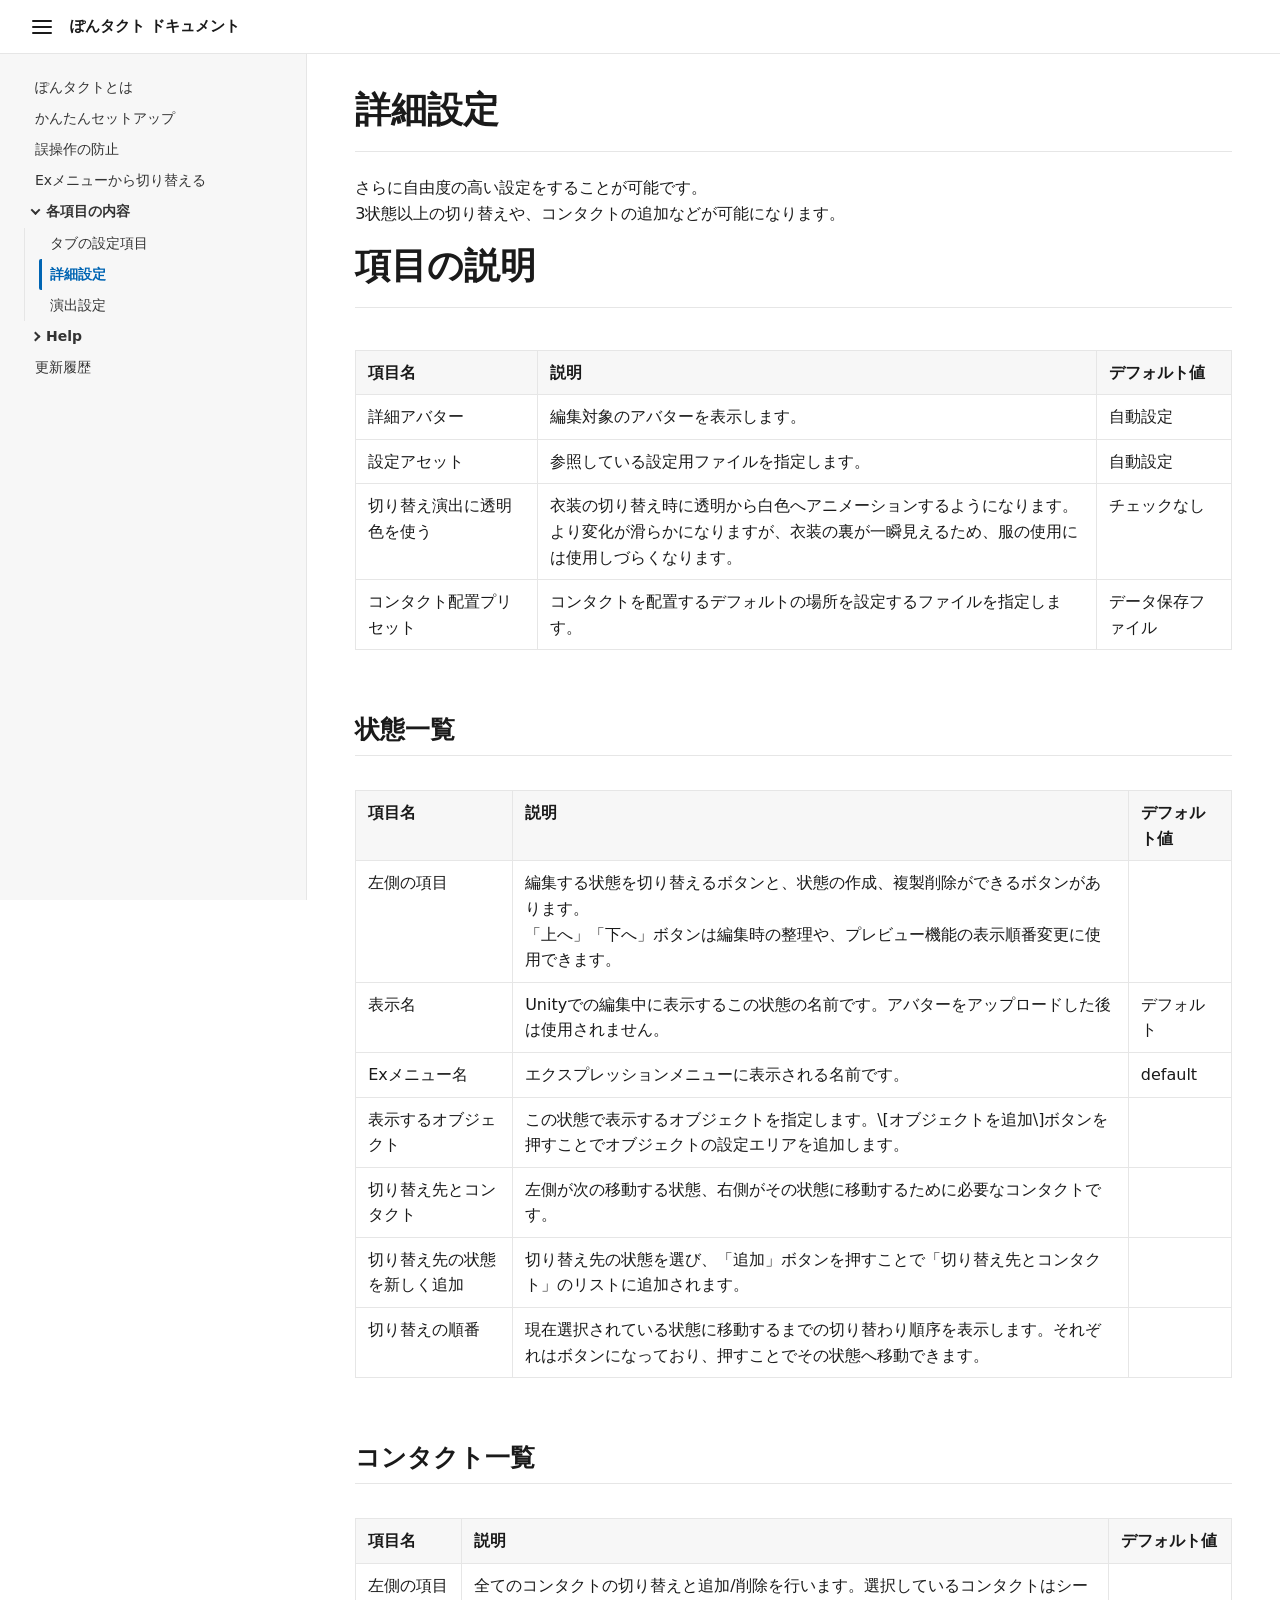
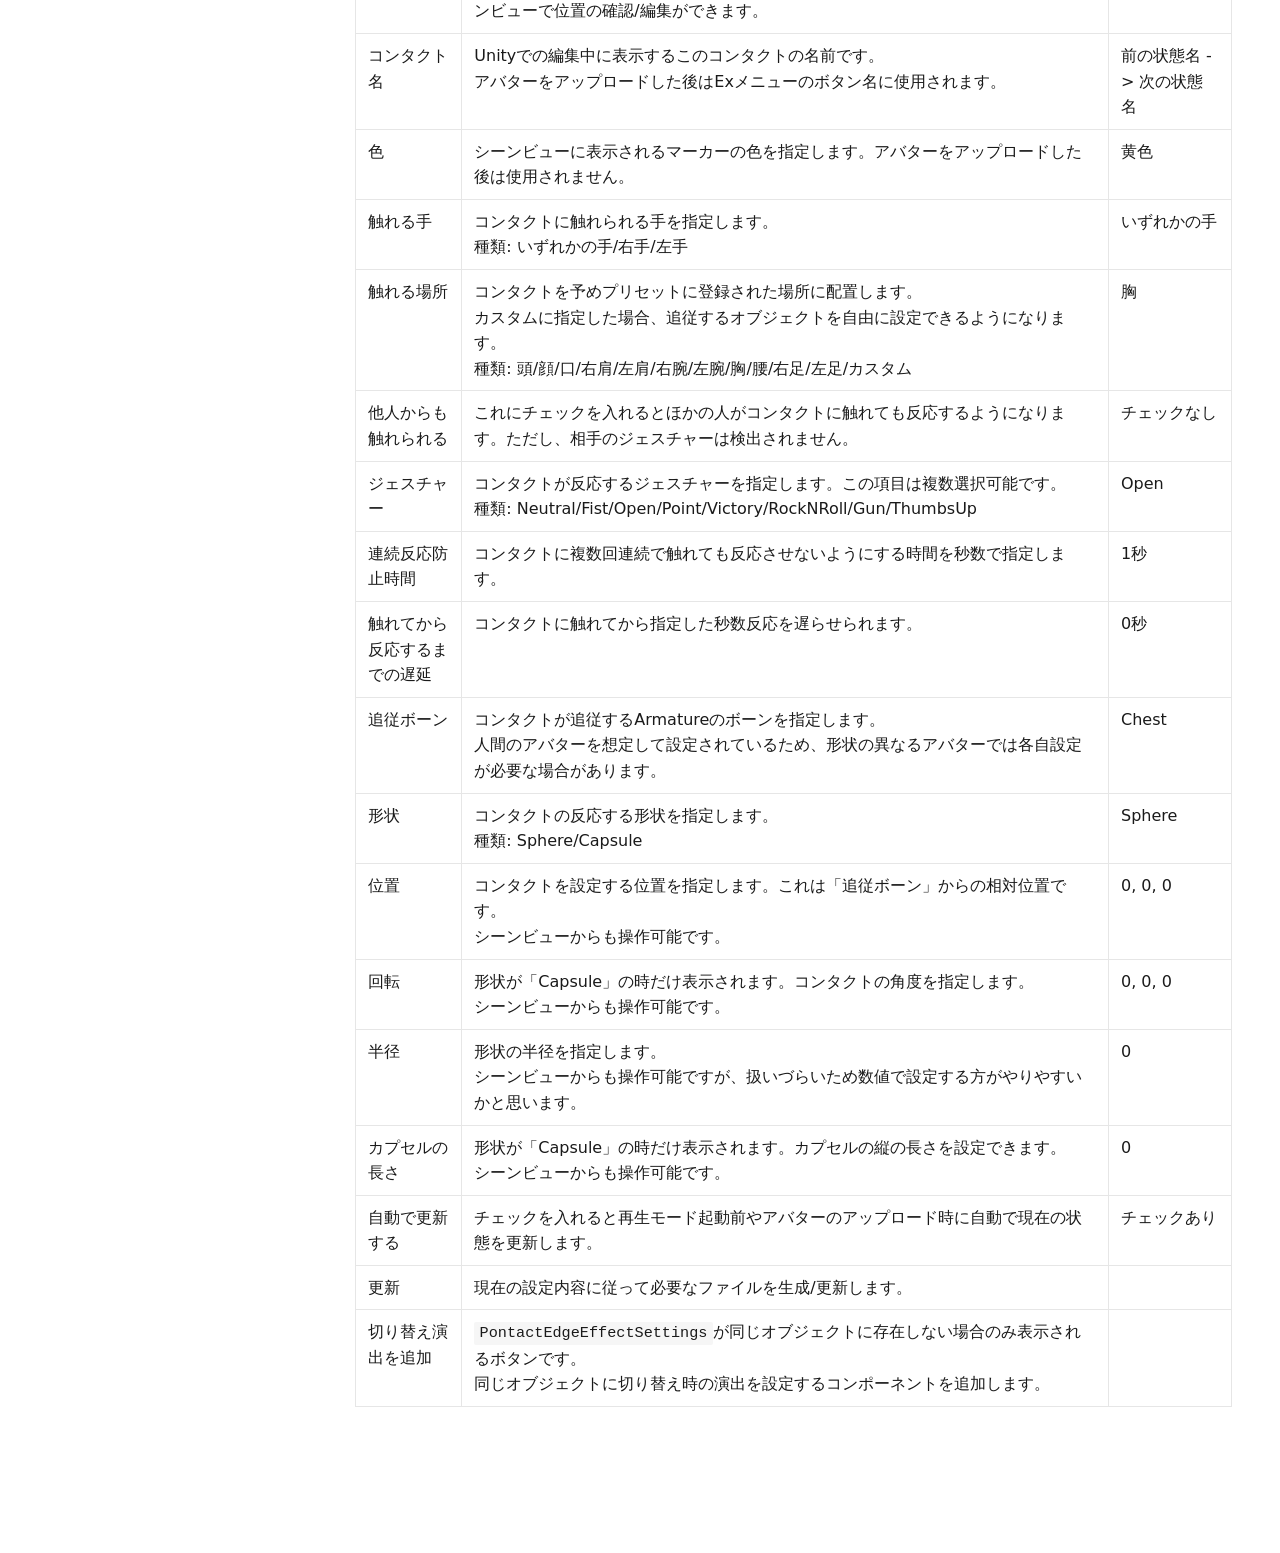
<file: reference/advanced-settings/index.html>
<!doctype html>
<html lang="ja">
<head>
  <meta charset="utf-8">
  <meta name="viewport" content="width=device-width, initial-scale=1">
  <title>詳細設定｜ぽんタクト ドキュメント</title>
  <meta name="description" content="VRChatアバター向けコンタクト・着替えギミック「ぽんタクト」の詳細設定に関するドキュメントです。">
  <link rel="canonical" href="https://pontact.pages.dev/reference/advanced-settings/">
  <link rel="icon" type="image/png" href="../../icon.png">
  <link rel="stylesheet" href="../../styles.css">
</head>
<body>
  <header class="site-header">
    <button
      class="nav-toggle"
      type="button"
      aria-controls="side-nav"
      aria-expanded="true"
      aria-label="リストを折り畳む"
      title="リストを折り畳む"
    >
      <span class="nav-toggle-icon" aria-hidden="true"></span>
    </button>
    <a class="brand" href="../../index.html">ぽんタクト ドキュメント</a>
  </header>
  <div class="site-shell">
    <aside class="side-nav" id="side-nav" aria-label="ドキュメントメニュー">
      <ul class="nav-tree"><li><a class="nav-link" href="../../index.html" >ぽんタクトとは</a></li>
<li><a class="nav-link" href="../../setup/index.html" >かんたんセットアップ</a></li>
<li><a class="nav-link" href="../../touch-lock/index.html" >誤操作の防止</a></li>
<li><a class="nav-link" href="../../ex_menu/index.html" >Exメニューから切り替える</a></li>
<li class="nav-folder"><details open><summary>各項目の内容</summary><ul><li><a class="nav-link" href="../overlay/index.html" >タブの設定項目</a></li>
<li><a class="nav-link is-active" href="index.html"  aria-current="page">詳細設定</a></li>
<li><a class="nav-link" href="../presentation-settings/index.html" >演出設定</a></li></ul></details></li>
<li class="nav-folder"><details><summary>Help</summary><ul><li><a class="nav-link" href="../../help/change-setting-window/index.html" >警告ウィンドウが表示される</a></li></ul></details></li>
<li><a class="nav-link" href="../../change_log/index.html" >更新履歴</a></li></ul>
    </aside>
    <main class="doc-content">
      <article class="doc-article">
        <h1>詳細設定</h1>
<p>さらに自由度の高い設定をすることが可能です。<br>
3状態以上の切り替えや、コンタクトの追加などが可能になります。</p>
<h1 id="項目の説明">項目の説明</h1>
<div class="table-wrap"><table>
<thead><tr>
<th>項目名</th>
<th>説明</th>
<th>デフォルト値</th>
</tr></thead>
<tbody>
<tr>
<td>詳細アバター</td>
<td>編集対象のアバターを表示します。</td>
<td>自動設定</td>
</tr>
<tr>
<td>設定アセット</td>
<td>参照している設定用ファイルを指定します。</td>
<td>自動設定</td>
</tr>
<tr>
<td>切り替え演出に透明色を使う</td>
<td>衣装の切り替え時に透明から白色へアニメーションするようになります。<br>より変化が滑らかになりますが、衣装の裏が一瞬見えるため、服の使用には使用しづらくなります。</td>
<td>チェックなし</td>
</tr>
<tr>
<td>コンタクト配置プリセット</td>
<td>コンタクトを配置するデフォルトの場所を設定するファイルを指定します。</td>
<td>データ保存ファイル</td>
</tr>
</tbody>
</table></div>
<h2 id="状態一覧">状態一覧</h2>
<div class="table-wrap"><table>
<thead><tr>
<th>項目名</th>
<th>説明</th>
<th>デフォルト値</th>
</tr></thead>
<tbody>
<tr>
<td>左側の項目</td>
<td>編集する状態を切り替えるボタンと、状態の作成、複製削除ができるボタンがあります。<br>「上へ」「下へ」ボタンは編集時の整理や、プレビュー機能の表示順番変更に使用できます。</td>
<td></td>
</tr>
<tr>
<td>表示名</td>
<td>Unityでの編集中に表示するこの状態の名前です。アバターをアップロードした後は使用されません。</td>
<td>デフォルト</td>
</tr>
<tr>
<td>Exメニュー名</td>
<td>エクスプレッションメニューに表示される名前です。</td>
<td>default</td>
</tr>
<tr>
<td>表示するオブジェクト</td>
<td>この状態で表示するオブジェクトを指定します。\[オブジェクトを追加\]ボタンを押すことでオブジェクトの設定エリアを追加します。</td>
<td></td>
</tr>
<tr>
<td>切り替え先とコンタクト</td>
<td>左側が次の移動する状態、右側がその状態に移動するために必要なコンタクトです。</td>
<td></td>
</tr>
<tr>
<td>切り替え先の状態を新しく追加</td>
<td>切り替え先の状態を選び、「追加」ボタンを押すことで「切り替え先とコンタクト」のリストに追加されます。</td>
<td></td>
</tr>
<tr>
<td>切り替えの順番</td>
<td>現在選択されている状態に移動するまでの切り替わり順序を表示します。それぞれはボタンになっており、押すことでその状態へ移動できます。</td>
<td></td>
</tr>
</tbody>
</table></div>
<h2 id="コンタクト一覧">コンタクト一覧</h2>
<div class="table-wrap"><table>
<thead><tr>
<th>項目名</th>
<th>説明</th>
<th>デフォルト値</th>
</tr></thead>
<tbody>
<tr>
<td>左側の項目</td>
<td>全てのコンタクトの切り替えと追加/削除を行います。選択しているコンタクトはシーンビューで位置の確認/編集ができます。</td>
<td></td>
</tr>
<tr>
<td>コンタクト名</td>
<td>Unityでの編集中に表示するこのコンタクトの名前です。<br>アバターをアップロードした後はExメニューのボタン名に使用されます。</td>
<td>前の状態名 -&gt; 次の状態名</td>
</tr>
<tr>
<td>色</td>
<td>シーンビューに表示されるマーカーの色を指定します。アバターをアップロードした後は使用されません。</td>
<td>黄色</td>
</tr>
<tr>
<td>触れる手</td>
<td>コンタクトに触れられる手を指定します。<br>種類: いずれかの手/右手/左手</td>
<td>いずれかの手</td>
</tr>
<tr>
<td>触れる場所</td>
<td>コンタクトを予めプリセットに登録された場所に配置します。<br>カスタムに指定した場合、追従するオブジェクトを自由に設定できるようになります。<br>種類: 頭/顔/口/右肩/左肩/右腕/左腕/胸/腰/右足/左足/カスタム</td>
<td>胸</td>
</tr>
<tr>
<td>他人からも触れられる</td>
<td>これにチェックを入れるとほかの人がコンタクトに触れても反応するようになります。ただし、相手のジェスチャーは検出されません。</td>
<td>チェックなし</td>
</tr>
<tr>
<td>ジェスチャー</td>
<td>コンタクトが反応するジェスチャーを指定します。この項目は複数選択可能です。<br>種類: Neutral/Fist/Open/Point/Victory/RockNRoll/Gun/ThumbsUp</td>
<td>Open</td>
</tr>
<tr>
<td>連続反応防止時間</td>
<td>コンタクトに複数回連続で触れても反応させないようにする時間を秒数で指定します。</td>
<td>1秒</td>
</tr>
<tr>
<td>触れてから反応するまでの遅延</td>
<td>コンタクトに触れてから指定した秒数反応を遅らせられます。</td>
<td>0秒</td>
</tr>
<tr>
<td>追従ボーン</td>
<td>コンタクトが追従するArmatureのボーンを指定します。<br>人間のアバターを想定して設定されているため、形状の異なるアバターでは各自設定が必要な場合があります。</td>
<td>Chest</td>
</tr>
<tr>
<td>形状</td>
<td>コンタクトの反応する形状を指定します。<br>種類: Sphere/Capsule</td>
<td>Sphere</td>
</tr>
<tr>
<td>位置</td>
<td>コンタクトを設定する位置を指定します。これは「追従ボーン」からの相対位置です。<br>シーンビューからも操作可能です。</td>
<td>0, 0, 0</td>
</tr>
<tr>
<td>回転</td>
<td>形状が「Capsule」の時だけ表示されます。コンタクトの角度を指定します。<br>シーンビューからも操作可能です。</td>
<td>0, 0, 0</td>
</tr>
<tr>
<td>半径</td>
<td>形状の半径を指定します。<br>シーンビューからも操作可能ですが、扱いづらいため数値で設定する方がやりやすいかと思います。</td>
<td>0</td>
</tr>
<tr>
<td>カプセルの長さ</td>
<td>形状が「Capsule」の時だけ表示されます。カプセルの縦の長さを設定できます。<br>シーンビューからも操作可能です。</td>
<td>0</td>
</tr>
<tr>
<td>自動で更新する</td>
<td>チェックを入れると再生モード起動前やアバターのアップロード時に自動で現在の状態を更新します。</td>
<td>チェックあり</td>
</tr>
<tr>
<td>更新</td>
<td>現在の設定内容に従って必要なファイルを生成/更新します。</td>
<td></td>
</tr>
<tr>
<td>切り替え演出を追加</td>
<td><code>PontactEdgeEffectSettings</code>が同じオブジェクトに存在しない場合のみ表示されるボタンです。<br>同じオブジェクトに切り替え時の演出を設定するコンポーネントを追加します。</td>
<td></td>
</tr>
</tbody>
</table></div>
      </article>
    </main>
  </div>
  <script>
    const navToggle = document.querySelector(".nav-toggle");
    const sideNav = document.querySelector(".side-nav");
    const mobileNavQuery = window.matchMedia("(max-width: 820px)");
    let navCollapsed = null;

    const setNavCollapsed = (collapsed, animate = true) => {
      const isInitialState = navCollapsed === null;
      navCollapsed = collapsed;
      const label = collapsed ? "リストを展開" : "リストを折り畳む";
      navToggle.setAttribute("aria-expanded", String(!collapsed));
      navToggle.setAttribute("aria-label", label);
      navToggle.setAttribute("title", label);
      sideNav.inert = collapsed;
      sideNav.setAttribute("aria-hidden", String(collapsed));

      if (!animate || isInitialState) {
        document.body.classList.add("nav-no-transition");
        document.body.classList.toggle("nav-collapsed", collapsed);
        window.requestAnimationFrame(() => {
          document.body.classList.remove("nav-no-transition");
        });
        return;
      }

      document.body.classList.toggle("nav-collapsed", collapsed);
    };

    setNavCollapsed(mobileNavQuery.matches, false);

    navToggle.addEventListener("click", () => {
      setNavCollapsed(!navCollapsed);
    });

    mobileNavQuery.addEventListener("change", (event) => {
      setNavCollapsed(event.matches, false);
    });

    sideNav.addEventListener("click", (event) => {
      if (event.target.closest(".nav-link") && mobileNavQuery.matches) {
        setNavCollapsed(true);
      }
    });
  </script>
</body>
</html>
</file>
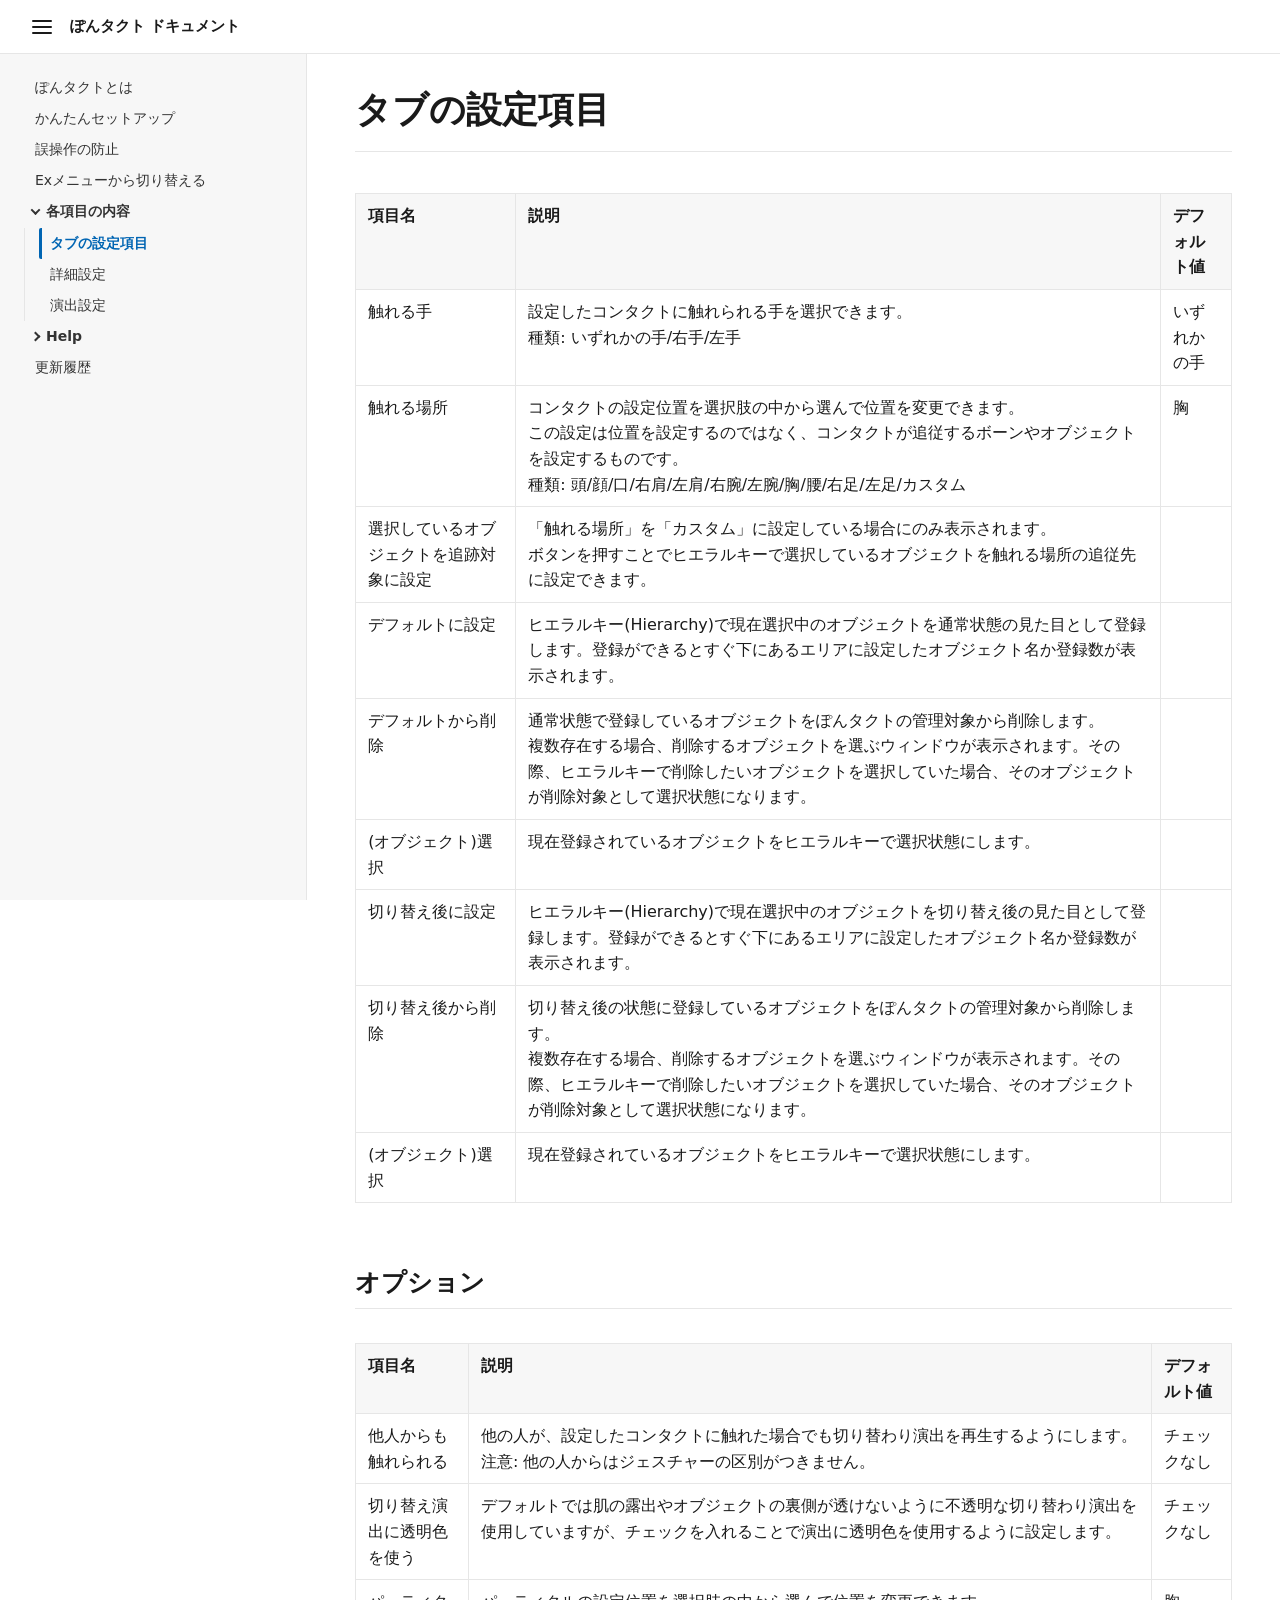
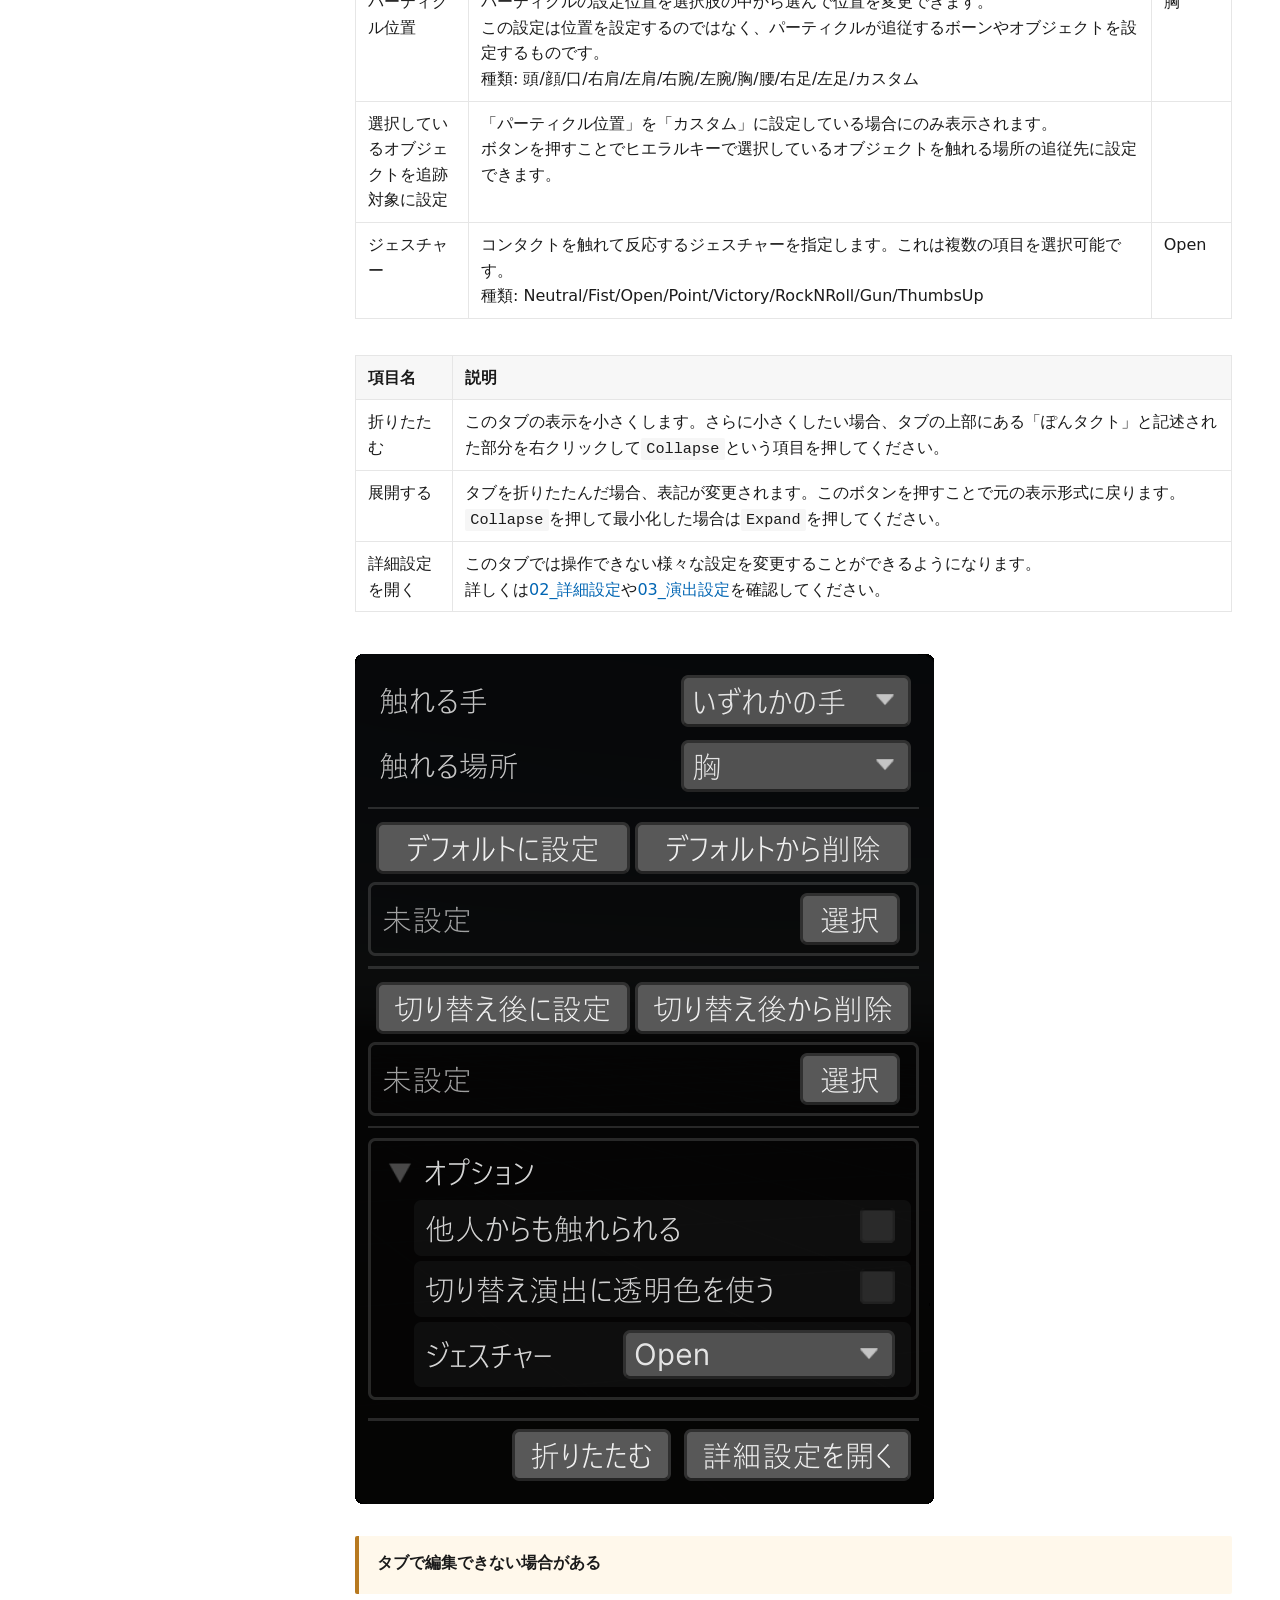
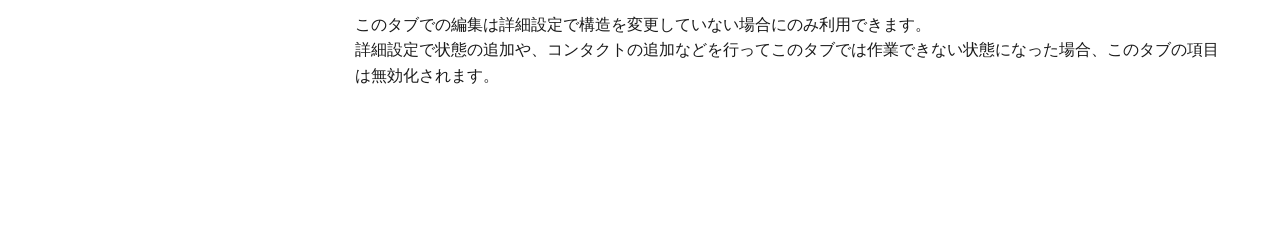
<file: reference/overlay/index.html>
<!doctype html>
<html lang="ja">
<head>
  <meta charset="utf-8">
  <meta name="viewport" content="width=device-width, initial-scale=1">
  <title>タブの設定項目｜ぽんタクト ドキュメント</title>
  <meta name="description" content="VRChatアバター向けコンタクト・着替えギミック「ぽんタクト」のタブの設定項目に関するドキュメントです。">
  <link rel="canonical" href="https://pontact.pages.dev/reference/overlay/">
  <link rel="icon" type="image/png" href="../../icon.png">
  <link rel="stylesheet" href="../../styles.css">
</head>
<body>
  <header class="site-header">
    <button
      class="nav-toggle"
      type="button"
      aria-controls="side-nav"
      aria-expanded="true"
      aria-label="リストを折り畳む"
      title="リストを折り畳む"
    >
      <span class="nav-toggle-icon" aria-hidden="true"></span>
    </button>
    <a class="brand" href="../../index.html">ぽんタクト ドキュメント</a>
  </header>
  <div class="site-shell">
    <aside class="side-nav" id="side-nav" aria-label="ドキュメントメニュー">
      <ul class="nav-tree"><li><a class="nav-link" href="../../index.html" >ぽんタクトとは</a></li>
<li><a class="nav-link" href="../../setup/index.html" >かんたんセットアップ</a></li>
<li><a class="nav-link" href="../../touch-lock/index.html" >誤操作の防止</a></li>
<li><a class="nav-link" href="../../ex_menu/index.html" >Exメニューから切り替える</a></li>
<li class="nav-folder"><details open><summary>各項目の内容</summary><ul><li><a class="nav-link is-active" href="index.html"  aria-current="page">タブの設定項目</a></li>
<li><a class="nav-link" href="../advanced-settings/index.html" >詳細設定</a></li>
<li><a class="nav-link" href="../presentation-settings/index.html" >演出設定</a></li></ul></details></li>
<li class="nav-folder"><details><summary>Help</summary><ul><li><a class="nav-link" href="../../help/change-setting-window/index.html" >警告ウィンドウが表示される</a></li></ul></details></li>
<li><a class="nav-link" href="../../change_log/index.html" >更新履歴</a></li></ul>
    </aside>
    <main class="doc-content">
      <article class="doc-article">
        <h1>タブの設定項目</h1>
<div class="table-wrap"><table>
<thead><tr>
<th>項目名</th>
<th>説明</th>
<th>デフォルト値</th>
</tr></thead>
<tbody>
<tr>
<td>触れる手</td>
<td>設定したコンタクトに触れられる手を選択できます。<br>種類: いずれかの手/右手/左手</td>
<td>いずれかの手</td>
</tr>
<tr>
<td>触れる場所</td>
<td>コンタクトの設定位置を選択肢の中から選んで位置を変更できます。<br>この設定は位置を設定するのではなく、コンタクトが追従するボーンやオブジェクトを設定するものです。<br>種類: 頭/顔/口/右肩/左肩/右腕/左腕/胸/腰/右足/左足/カスタム</td>
<td>胸</td>
</tr>
<tr>
<td>選択しているオブジェクトを追跡対象に設定</td>
<td>「触れる場所」を「カスタム」に設定している場合にのみ表示されます。<br>ボタンを押すことでヒエラルキーで選択しているオブジェクトを触れる場所の追従先に設定できます。</td>
<td></td>
</tr>
<tr>
<td>デフォルトに設定</td>
<td>ヒエラルキー(Hierarchy)で現在選択中のオブジェクトを通常状態の見た目として登録します。登録ができるとすぐ下にあるエリアに設定したオブジェクト名か登録数が表示されます。</td>
<td></td>
</tr>
<tr>
<td>デフォルトから削除</td>
<td>通常状態で登録しているオブジェクトをぽんタクトの管理対象から削除します。<br>複数存在する場合、削除するオブジェクトを選ぶウィンドウが表示されます。その際、ヒエラルキーで削除したいオブジェクトを選択していた場合、そのオブジェクトが削除対象として選択状態になります。</td>
<td></td>
</tr>
<tr>
<td>(オブジェクト)選択</td>
<td>現在登録されているオブジェクトをヒエラルキーで選択状態にします。</td>
<td></td>
</tr>
<tr>
<td>切り替え後に設定</td>
<td>ヒエラルキー(Hierarchy)で現在選択中のオブジェクトを切り替え後の見た目として登録します。登録ができるとすぐ下にあるエリアに設定したオブジェクト名か登録数が表示されます。</td>
<td></td>
</tr>
<tr>
<td>切り替え後から削除</td>
<td>切り替え後の状態に登録しているオブジェクトをぽんタクトの管理対象から削除します。<br>複数存在する場合、削除するオブジェクトを選ぶウィンドウが表示されます。その際、ヒエラルキーで削除したいオブジェクトを選択していた場合、そのオブジェクトが削除対象として選択状態になります。</td>
<td></td>
</tr>
<tr>
<td>(オブジェクト)選択</td>
<td>現在登録されているオブジェクトをヒエラルキーで選択状態にします。</td>
<td></td>
</tr>
</tbody>
</table></div>
<h2 id="オプション">オプション</h2>
<div class="table-wrap"><table>
<thead><tr>
<th>項目名</th>
<th>説明</th>
<th>デフォルト値</th>
</tr></thead>
<tbody>
<tr>
<td>他人からも触れられる</td>
<td>他の人が、設定したコンタクトに触れた場合でも切り替わり演出を再生するようにします。<br>注意: 他の人からはジェスチャーの区別がつきません。</td>
<td>チェックなし</td>
</tr>
<tr>
<td>切り替え演出に透明色を使う</td>
<td>デフォルトでは肌の露出やオブジェクトの裏側が透けないように不透明な切り替わり演出を使用していますが、チェックを入れることで演出に透明色を使用するように設定します。</td>
<td>チェックなし</td>
</tr>
<tr>
<td>パーティクル位置</td>
<td>パーティクルの設定位置を選択肢の中から選んで位置を変更できます。<br>この設定は位置を設定するのではなく、パーティクルが追従するボーンやオブジェクトを設定するものです。<br>種類: 頭/顔/口/右肩/左肩/右腕/左腕/胸/腰/右足/左足/カスタム</td>
<td>胸</td>
</tr>
<tr>
<td>選択しているオブジェクトを追跡対象に設定</td>
<td>「パーティクル位置」を「カスタム」に設定している場合にのみ表示されます。<br>ボタンを押すことでヒエラルキーで選択しているオブジェクトを触れる場所の追従先に設定できます。</td>
<td></td>
</tr>
<tr>
<td>ジェスチャー</td>
<td>コンタクトを触れて反応するジェスチャーを指定します。これは複数の項目を選択可能です。<br>種類: Neutral/Fist/Open/Point/Victory/RockNRoll/Gun/ThumbsUp</td>
<td>Open</td>
</tr>
</tbody>
</table></div>
<div class="table-wrap"><table>
<thead><tr>
<th>項目名</th>
<th>説明</th>
</tr></thead>
<tbody>
<tr>
<td>折りたたむ</td>
<td>このタブの表示を小さくします。さらに小さくしたい場合、タブの上部にある「ぽんタクト」と記述された部分を右クリックして<code>Collapse</code>という項目を押してください。</td>
</tr>
<tr>
<td>展開する</td>
<td>タブを折りたたんだ場合、表記が変更されます。このボタンを押すことで元の表示形式に戻ります。<code>Collapse</code>を押して最小化した場合は<code>Expand</code>を押してください。</td>
</tr>
<tr>
<td>詳細設定を開く</td>
<td>このタブでは操作できない様々な設定を変更することができるようになります。<br>詳しくは<a href="../advanced-settings/index.html">02_詳細設定</a>や<a href="../presentation-settings/index.html">03_演出設定</a>を確認してください。</td>
</tr>
</tbody>
</table></div>
<p><figure><img src="../../assets/%E3%81%8B%E3%82%93%E3%81%9F%E3%82%93%E8%A8%AD%E5%AE%9A%E3%82%BF%E3%83%96-82edb2e2b5.png" alt="かんたん設定タブ"></figure></p>
<aside class="callout callout-warning"><div class="callout-title">タブで編集できない場合がある</div><div class="callout-body"></div></aside>
<p>このタブでの編集は詳細設定で構造を変更していない場合にのみ利用できます。<br>
詳細設定で状態の追加や、コンタクトの追加などを行ってこのタブでは作業できない状態になった場合、このタブの項目は無効化されます。</p>
      </article>
    </main>
  </div>
  <script>
    const navToggle = document.querySelector(".nav-toggle");
    const sideNav = document.querySelector(".side-nav");
    const mobileNavQuery = window.matchMedia("(max-width: 820px)");
    let navCollapsed = null;

    const setNavCollapsed = (collapsed, animate = true) => {
      const isInitialState = navCollapsed === null;
      navCollapsed = collapsed;
      const label = collapsed ? "リストを展開" : "リストを折り畳む";
      navToggle.setAttribute("aria-expanded", String(!collapsed));
      navToggle.setAttribute("aria-label", label);
      navToggle.setAttribute("title", label);
      sideNav.inert = collapsed;
      sideNav.setAttribute("aria-hidden", String(collapsed));

      if (!animate || isInitialState) {
        document.body.classList.add("nav-no-transition");
        document.body.classList.toggle("nav-collapsed", collapsed);
        window.requestAnimationFrame(() => {
          document.body.classList.remove("nav-no-transition");
        });
        return;
      }

      document.body.classList.toggle("nav-collapsed", collapsed);
    };

    setNavCollapsed(mobileNavQuery.matches, false);

    navToggle.addEventListener("click", () => {
      setNavCollapsed(!navCollapsed);
    });

    mobileNavQuery.addEventListener("change", (event) => {
      setNavCollapsed(event.matches, false);
    });

    sideNav.addEventListener("click", (event) => {
      if (event.target.closest(".nav-link") && mobileNavQuery.matches) {
        setNavCollapsed(true);
      }
    });
  </script>
</body>
</html>
</file>
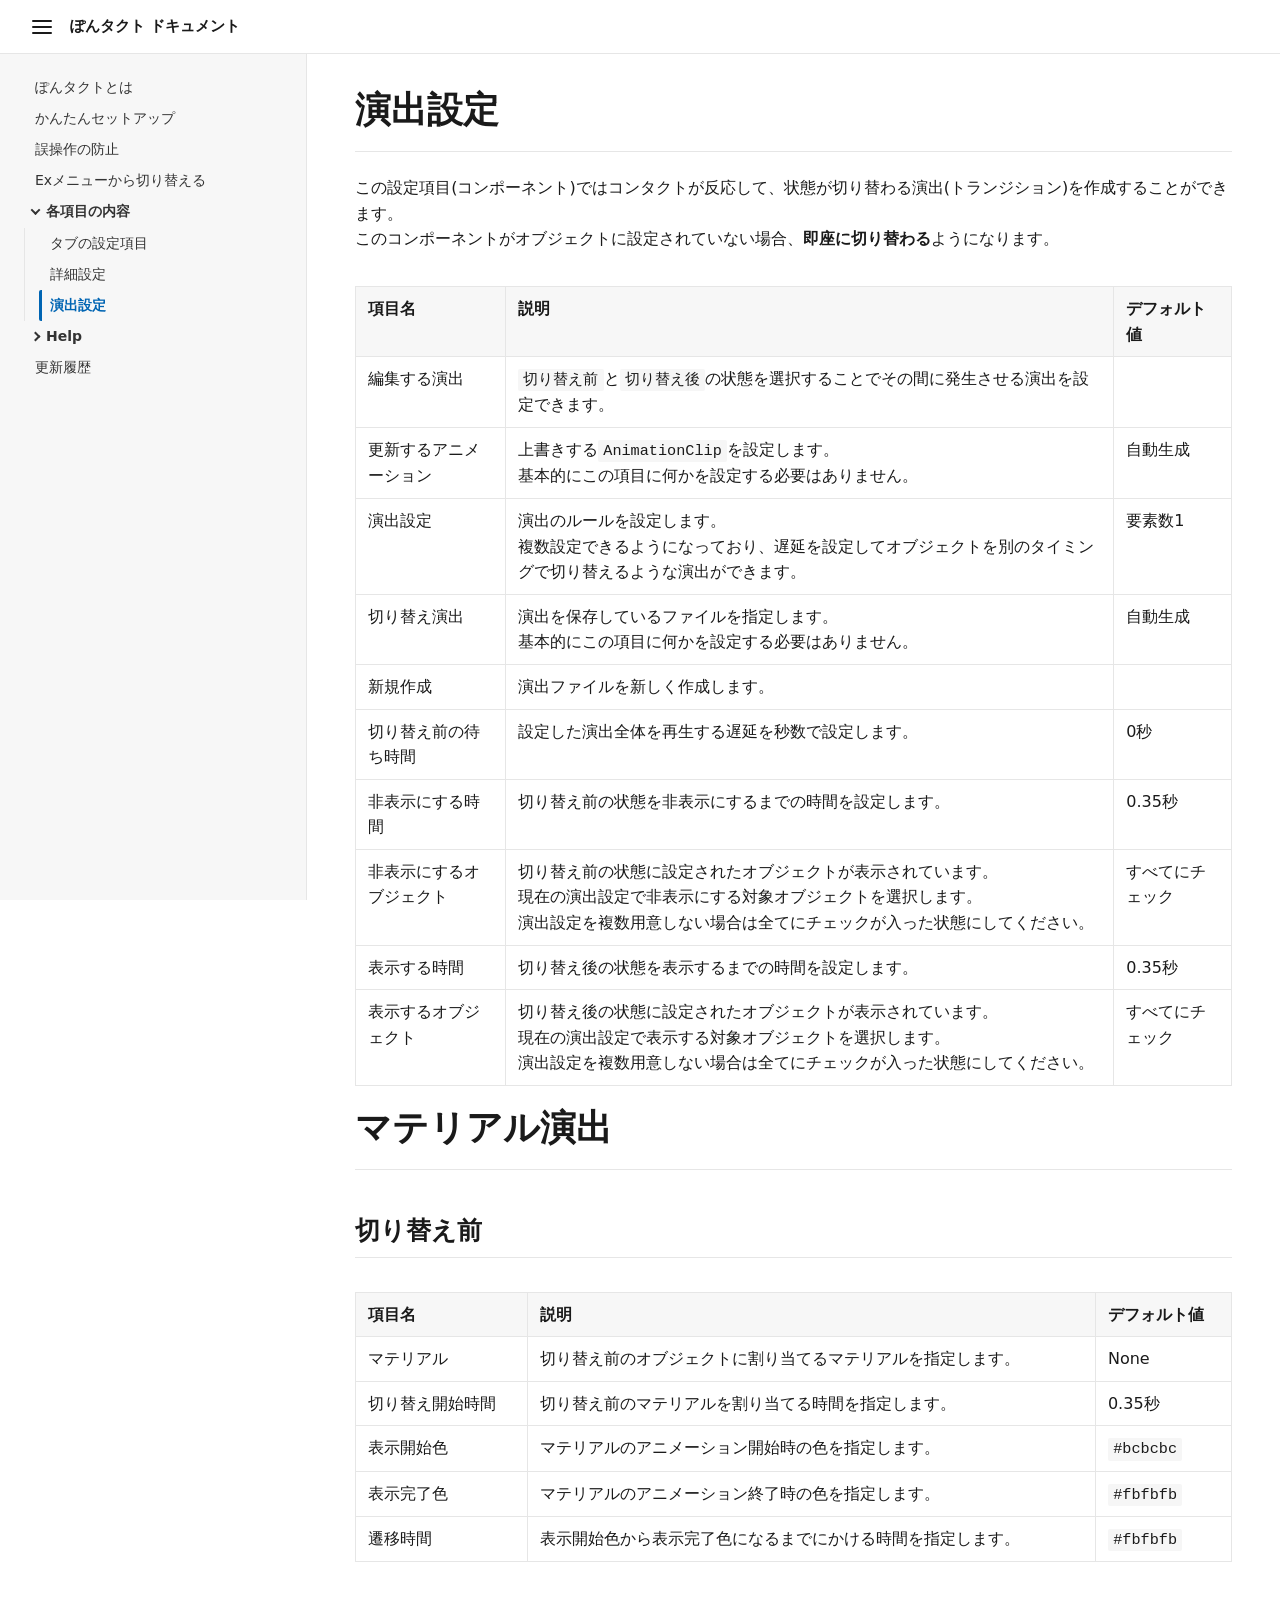
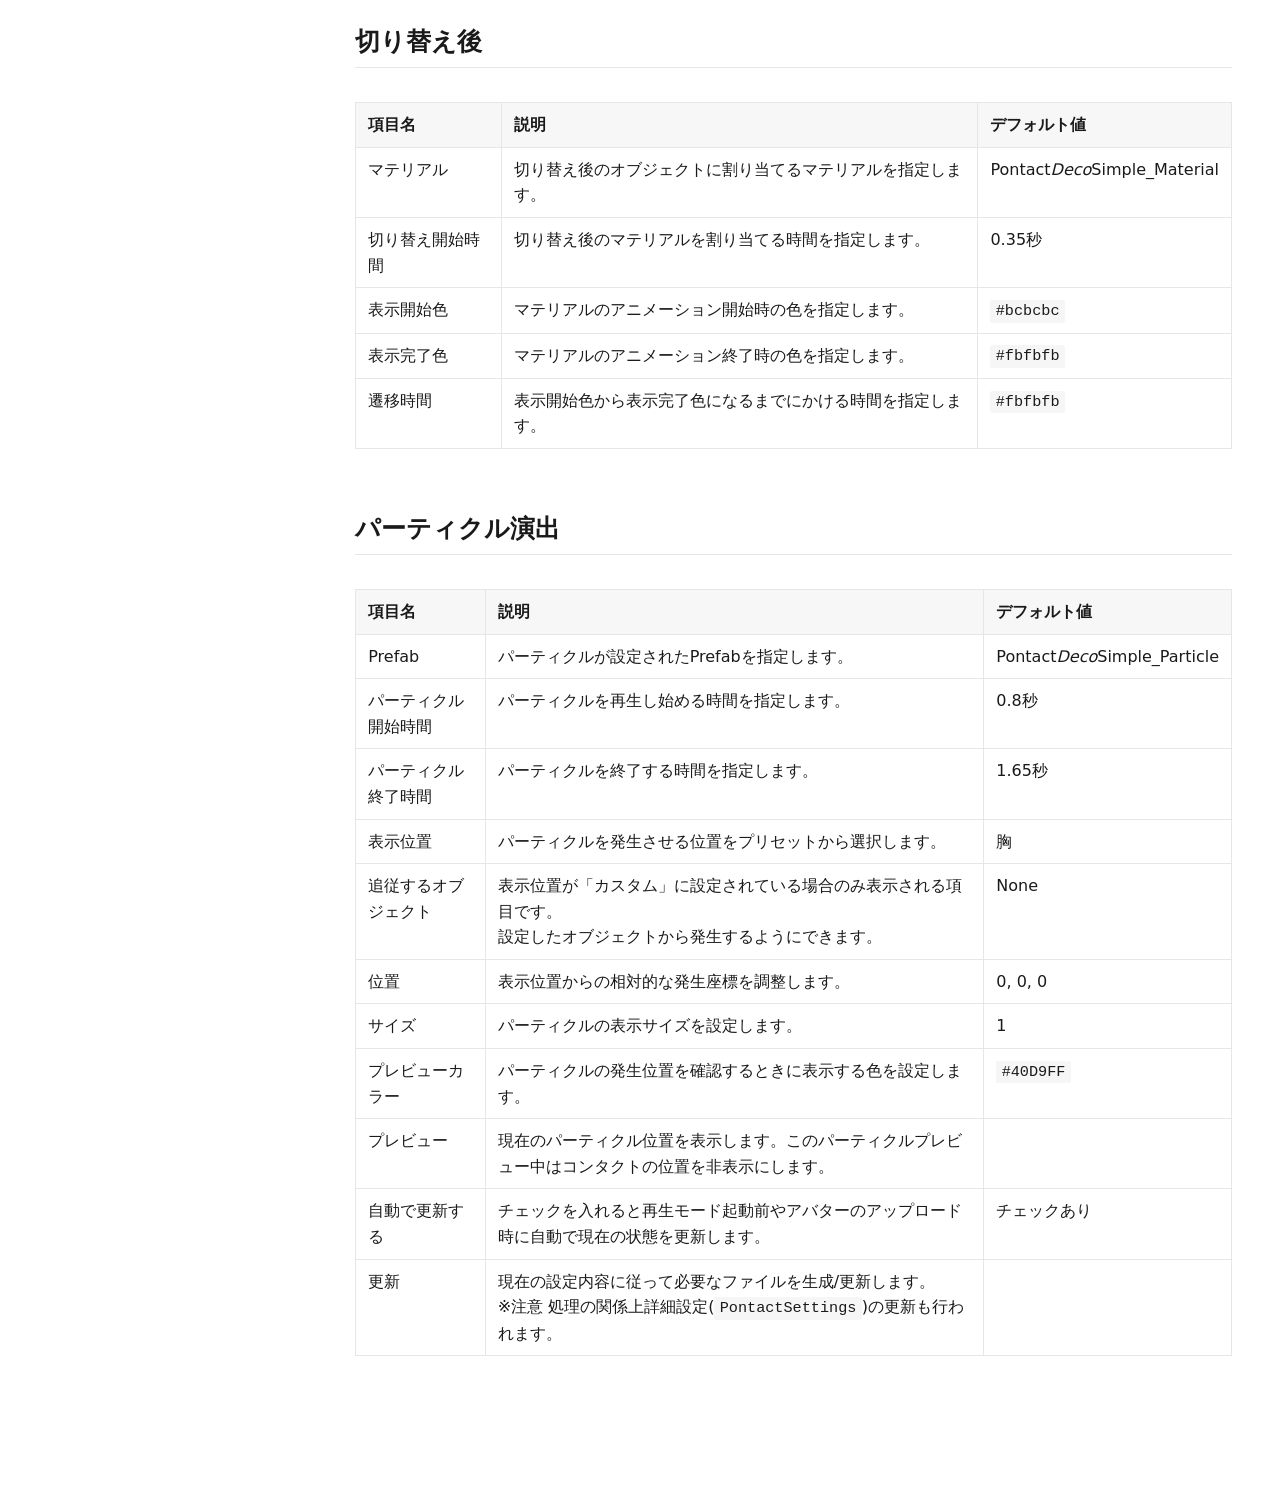
<file: reference/presentation-settings/index.html>
<!doctype html>
<html lang="ja">
<head>
  <meta charset="utf-8">
  <meta name="viewport" content="width=device-width, initial-scale=1">
  <title>演出設定｜ぽんタクト ドキュメント</title>
  <meta name="description" content="VRChatアバター向けコンタクト・着替えギミック「ぽんタクト」の演出設定に関するドキュメントです。">
  <link rel="canonical" href="https://pontact.pages.dev/reference/presentation-settings/">
  <link rel="icon" type="image/png" href="../../icon.png">
  <link rel="stylesheet" href="../../styles.css">
</head>
<body>
  <header class="site-header">
    <button
      class="nav-toggle"
      type="button"
      aria-controls="side-nav"
      aria-expanded="true"
      aria-label="リストを折り畳む"
      title="リストを折り畳む"
    >
      <span class="nav-toggle-icon" aria-hidden="true"></span>
    </button>
    <a class="brand" href="../../index.html">ぽんタクト ドキュメント</a>
  </header>
  <div class="site-shell">
    <aside class="side-nav" id="side-nav" aria-label="ドキュメントメニュー">
      <ul class="nav-tree"><li><a class="nav-link" href="../../index.html" >ぽんタクトとは</a></li>
<li><a class="nav-link" href="../../setup/index.html" >かんたんセットアップ</a></li>
<li><a class="nav-link" href="../../touch-lock/index.html" >誤操作の防止</a></li>
<li><a class="nav-link" href="../../ex_menu/index.html" >Exメニューから切り替える</a></li>
<li class="nav-folder"><details open><summary>各項目の内容</summary><ul><li><a class="nav-link" href="../overlay/index.html" >タブの設定項目</a></li>
<li><a class="nav-link" href="../advanced-settings/index.html" >詳細設定</a></li>
<li><a class="nav-link is-active" href="index.html"  aria-current="page">演出設定</a></li></ul></details></li>
<li class="nav-folder"><details><summary>Help</summary><ul><li><a class="nav-link" href="../../help/change-setting-window/index.html" >警告ウィンドウが表示される</a></li></ul></details></li>
<li><a class="nav-link" href="../../change_log/index.html" >更新履歴</a></li></ul>
    </aside>
    <main class="doc-content">
      <article class="doc-article">
        <h1>演出設定</h1>
<p>この設定項目(コンポーネント)ではコンタクトが反応して、状態が切り替わる演出(トランジション)を作成することができます。<br>
このコンポーネントがオブジェクトに設定されていない場合、<strong>即座に切り替わる</strong>ようになります。</p>
<div class="table-wrap"><table>
<thead><tr>
<th>項目名</th>
<th>説明</th>
<th>デフォルト値</th>
</tr></thead>
<tbody>
<tr>
<td>編集する演出</td>
<td><code>切り替え前</code>と<code>切り替え後</code>の状態を選択することでその間に発生させる演出を設定できます。</td>
<td></td>
</tr>
<tr>
<td>更新するアニメーション</td>
<td>上書きする<code>AnimationClip</code>を設定します。<br>基本的にこの項目に何かを設定する必要はありません。</td>
<td>自動生成</td>
</tr>
<tr>
<td>演出設定</td>
<td>演出のルールを設定します。<br>複数設定できるようになっており、遅延を設定してオブジェクトを別のタイミングで切り替えるような演出ができます。</td>
<td>要素数1</td>
</tr>
<tr>
<td>切り替え演出</td>
<td>演出を保存しているファイルを指定します。<br>基本的にこの項目に何かを設定する必要はありません。</td>
<td>自動生成</td>
</tr>
<tr>
<td>新規作成</td>
<td>演出ファイルを新しく作成します。</td>
<td></td>
</tr>
<tr>
<td>切り替え前の待ち時間</td>
<td>設定した演出全体を再生する遅延を秒数で設定します。</td>
<td>0秒</td>
</tr>
<tr>
<td>非表示にする時間</td>
<td>切り替え前の状態を非表示にするまでの時間を設定します。</td>
<td>0.35秒</td>
</tr>
<tr>
<td>非表示にするオブジェクト</td>
<td>切り替え前の状態に設定されたオブジェクトが表示されています。<br>現在の演出設定で非表示にする対象オブジェクトを選択します。<br>演出設定を複数用意しない場合は全てにチェックが入った状態にしてください。</td>
<td>すべてにチェック</td>
</tr>
<tr>
<td>表示する時間</td>
<td>切り替え後の状態を表示するまでの時間を設定します。</td>
<td>0.35秒</td>
</tr>
<tr>
<td>表示するオブジェクト</td>
<td>切り替え後の状態に設定されたオブジェクトが表示されています。<br>現在の演出設定で表示する対象オブジェクトを選択します。<br>演出設定を複数用意しない場合は全てにチェックが入った状態にしてください。</td>
<td>すべてにチェック</td>
</tr>
</tbody>
</table></div>
<h1 id="マテリアル演出">マテリアル演出</h1>
<h2 id="切り替え前">切り替え前</h2>
<div class="table-wrap"><table>
<thead><tr>
<th>項目名</th>
<th>説明</th>
<th>デフォルト値</th>
</tr></thead>
<tbody>
<tr>
<td>マテリアル</td>
<td>切り替え前のオブジェクトに割り当てるマテリアルを指定します。</td>
<td>None</td>
</tr>
<tr>
<td>切り替え開始時間</td>
<td>切り替え前のマテリアルを割り当てる時間を指定します。</td>
<td>0.35秒</td>
</tr>
<tr>
<td>表示開始色</td>
<td>マテリアルのアニメーション開始時の色を指定します。</td>
<td><code>#bcbcbc</code></td>
</tr>
<tr>
<td>表示完了色</td>
<td>マテリアルのアニメーション終了時の色を指定します。</td>
<td><code>#fbfbfb</code></td>
</tr>
<tr>
<td>遷移時間</td>
<td>表示開始色から表示完了色になるまでにかける時間を指定します。</td>
<td><code>#fbfbfb</code></td>
</tr>
</tbody>
</table></div>
<h2 id="切り替え後">切り替え後</h2>
<div class="table-wrap"><table>
<thead><tr>
<th>項目名</th>
<th>説明</th>
<th>デフォルト値</th>
</tr></thead>
<tbody>
<tr>
<td>マテリアル</td>
<td>切り替え後のオブジェクトに割り当てるマテリアルを指定します。</td>
<td>Pontact<em>Deco</em>Simple_Material</td>
</tr>
<tr>
<td>切り替え開始時間</td>
<td>切り替え後のマテリアルを割り当てる時間を指定します。</td>
<td>0.35秒</td>
</tr>
<tr>
<td>表示開始色</td>
<td>マテリアルのアニメーション開始時の色を指定します。</td>
<td><code>#bcbcbc</code></td>
</tr>
<tr>
<td>表示完了色</td>
<td>マテリアルのアニメーション終了時の色を指定します。</td>
<td><code>#fbfbfb</code></td>
</tr>
<tr>
<td>遷移時間</td>
<td>表示開始色から表示完了色になるまでにかける時間を指定します。</td>
<td><code>#fbfbfb</code></td>
</tr>
</tbody>
</table></div>
<h2 id="パーティクル演出">パーティクル演出</h2>
<div class="table-wrap"><table>
<thead><tr>
<th>項目名</th>
<th>説明</th>
<th>デフォルト値</th>
</tr></thead>
<tbody>
<tr>
<td>Prefab</td>
<td>パーティクルが設定されたPrefabを指定します。</td>
<td>Pontact<em>Deco</em>Simple_Particle</td>
</tr>
<tr>
<td>パーティクル開始時間</td>
<td>パーティクルを再生し始める時間を指定します。</td>
<td>0.8秒</td>
</tr>
<tr>
<td>パーティクル終了時間</td>
<td>パーティクルを終了する時間を指定します。</td>
<td>1.65秒</td>
</tr>
<tr>
<td>表示位置</td>
<td>パーティクルを発生させる位置をプリセットから選択します。</td>
<td>胸</td>
</tr>
<tr>
<td>追従するオブジェクト</td>
<td>表示位置が「カスタム」に設定されている場合のみ表示される項目です。<br>設定したオブジェクトから発生するようにできます。</td>
<td>None</td>
</tr>
<tr>
<td>位置</td>
<td>表示位置からの相対的な発生座標を調整します。</td>
<td>0, 0, 0</td>
</tr>
<tr>
<td>サイズ</td>
<td>パーティクルの表示サイズを設定します。</td>
<td>1</td>
</tr>
<tr>
<td>プレビューカラー</td>
<td>パーティクルの発生位置を確認するときに表示する色を設定します。</td>
<td><code>#40D9FF</code></td>
</tr>
<tr>
<td>プレビュー</td>
<td>現在のパーティクル位置を表示します。このパーティクルプレビュー中はコンタクトの位置を非表示にします。</td>
<td></td>
</tr>
<tr>
<td>自動で更新する</td>
<td>チェックを入れると再生モード起動前やアバターのアップロード時に自動で現在の状態を更新します。</td>
<td>チェックあり</td>
</tr>
<tr>
<td>更新</td>
<td>現在の設定内容に従って必要なファイルを生成/更新します。<br>※注意 処理の関係上詳細設定(<code>PontactSettings</code>)の更新も行われます。</td>
<td></td>
</tr>
</tbody>
</table></div>
      </article>
    </main>
  </div>
  <script>
    const navToggle = document.querySelector(".nav-toggle");
    const sideNav = document.querySelector(".side-nav");
    const mobileNavQuery = window.matchMedia("(max-width: 820px)");
    let navCollapsed = null;

    const setNavCollapsed = (collapsed, animate = true) => {
      const isInitialState = navCollapsed === null;
      navCollapsed = collapsed;
      const label = collapsed ? "リストを展開" : "リストを折り畳む";
      navToggle.setAttribute("aria-expanded", String(!collapsed));
      navToggle.setAttribute("aria-label", label);
      navToggle.setAttribute("title", label);
      sideNav.inert = collapsed;
      sideNav.setAttribute("aria-hidden", String(collapsed));

      if (!animate || isInitialState) {
        document.body.classList.add("nav-no-transition");
        document.body.classList.toggle("nav-collapsed", collapsed);
        window.requestAnimationFrame(() => {
          document.body.classList.remove("nav-no-transition");
        });
        return;
      }

      document.body.classList.toggle("nav-collapsed", collapsed);
    };

    setNavCollapsed(mobileNavQuery.matches, false);

    navToggle.addEventListener("click", () => {
      setNavCollapsed(!navCollapsed);
    });

    mobileNavQuery.addEventListener("change", (event) => {
      setNavCollapsed(event.matches, false);
    });

    sideNav.addEventListener("click", (event) => {
      if (event.target.closest(".nav-link") && mobileNavQuery.matches) {
        setNavCollapsed(true);
      }
    });
  </script>
</body>
</html>
</file>
<file: styles.css>
*, *::before, *::after {
  box-sizing: border-box;
}

:root {
  color-scheme: light;
  --header-bg: #ffffff;
  --header-text: #1a1a1a;
  --page-bg: #ffffff;
  --panel-bg: #f7f7f7;
  --doc-bg: #ffffff;
  --border: #e6e6e6;
  --border-strong: #d2d2d2;
  --text: #1a1a1a;
  --muted: #5c5c5c;
  --accent: #0065b3;
  --accent-hover: #004b86;
  --accent-soft: #e8f3ff;
  --code-bg: #f6f6f6;
  --nav-width: clamp(260px, 24vw, 320px);
  --nav-slide-duration: 220ms;
  --content-slide-duration: 260ms;
}
html {
  scroll-behavior: smooth;
}

body {
  margin: 0;
  max-width: 100%;
  overflow-x: hidden;
  font-family: "Segoe UI", "Meiryo", "Yu Gothic UI", system-ui, sans-serif;
  font-size: 16px;
  color: var(--text);
  background: var(--page-bg);
  line-height: 1.6;
}

.site-header {
  position: sticky;
  top: 0;
  z-index: 20;
  height: 54px;
  display: flex;
  align-items: center;
  padding: 0 32px;
  background: var(--header-bg);
  color: var(--header-text);
  border-bottom: 1px solid var(--border);
}

.nav-toggle {
  position: relative;
  width: 36px;
  height: 36px;
  margin: 0 10px 0 -8px;
  padding: 0;
  color: var(--header-text);
  background: transparent;
  border: 0;
  border-radius: 4px;
  cursor: pointer;
}

.nav-toggle:hover,
.nav-toggle:focus-visible {
  color: var(--accent-hover);
  background: var(--accent-soft);
  outline: none;
}

.nav-toggle:focus-visible {
  box-shadow: inset 0 0 0 2px var(--accent);
}

.nav-toggle-icon,
.nav-toggle-icon::before,
.nav-toggle-icon::after {
  position: absolute;
  left: 8px;
  width: 20px;
  height: 2px;
  background: currentColor;
  border-radius: 1px;
}

.nav-toggle-icon {
  top: 17px;
}

.nav-toggle-icon::before,
.nav-toggle-icon::after {
  left: 0;
  content: "";
}

.nav-toggle-icon::before {
  top: -6px;
}

.nav-toggle-icon::after {
  top: 6px;
}

.brand {
  color: inherit;
  font-size: 0.95rem;
  font-weight: 600;
  text-decoration: none;
}

.site-shell {
  display: grid;
  grid-template-columns: var(--nav-width) minmax(0, 1fr);
  min-height: calc(100vh - 54px);
  transition: grid-template-columns var(--content-slide-duration) ease-out;
}

body.nav-collapsed .site-shell {
  grid-template-columns: 0px minmax(0, 1fr);
}

body.nav-collapsed .side-nav {
  transform: translateX(-100%);
  pointer-events: none;
}

body.nav-no-transition .site-shell,
body.nav-no-transition .side-nav {
  transition: none;
}

.side-nav {
  position: sticky;
  top: 54px;
  width: var(--nav-width);
  height: calc(100vh - 54px);
  overflow: auto;
  padding: 18px 16px 32px 24px;
  background: var(--panel-bg);
  border-right: 1px solid var(--border);
  transform: translateX(0);
  transition: transform var(--nav-slide-duration) ease-out;
  will-change: transform;
}

.nav-tree,
.nav-tree ul {
  list-style: none;
  margin: 0;
  padding-left: 0;
}

.nav-tree ul {
  margin-top: 2px;
  padding-left: 14px;
  border-left: 1px solid var(--border);
}

.nav-link,
.nav-folder summary {
  display: block;
  width: 100%;
  padding: 6px 8px;
  border-radius: 2px;
  color: #333333;
  font-size: 0.875rem;
  line-height: 1.35;
  text-decoration: none;
  cursor: pointer;
}

.nav-folder > details > summary {
  display: flex;
  align-items: center;
  gap: 7px;
  list-style: none;
  font-weight: 600;
}

.nav-folder > details > summary::-webkit-details-marker {
  display: none;
}

.nav-folder > details > summary::before {
  flex: 0 0 auto;
  width: 7px;
  height: 7px;
  border-right: 2px solid currentColor;
  border-bottom: 2px solid currentColor;
  content: "";
  transform: rotate(-45deg);
  transition: transform 120ms ease-out;
}

.nav-folder > details[open] > summary::before {
  transform: rotate(45deg) translate(-1px, -1px);
}

.nav-link {
  border-left: 3px solid transparent;
}

.nav-link:hover,
.nav-link:focus,
.nav-link:focus-visible,
.nav-folder summary:hover,
.nav-folder summary:focus,
.nav-folder summary:focus-visible {
  color: var(--accent-hover);
  background: var(--accent-soft);
  text-decoration: none;
  outline: none;
}

.nav-link:focus-visible,
.nav-folder summary:focus-visible {
  box-shadow: inset 0 0 0 2px var(--accent);
}

.nav-link.is-active {
  color: var(--accent);
  background: transparent;
  border-left-color: var(--accent);
  font-weight: 600;
  text-decoration: none;
}

.nav-link.is-active:hover,
.nav-link.is-active:focus,
.nav-link.is-active:focus-visible {
  color: var(--accent-hover);
  background: var(--accent-soft);
  text-decoration: none;
}

.doc-content {
  min-width: 0;
  padding: 32px 48px 64px;
}

.doc-article {
  max-width: 1200px;
  min-height: calc(100vh - 118px);
  padding: 0 0 64px;
  background: var(--doc-bg);
}

.doc-article:empty::before {
  content: "このドキュメントはまだ空です。";
  color: var(--muted);
}

h1,
h2,
h3,
h4,
h5,
h6 {
  line-height: 1.35;
  margin: 1.8em 0 0.65em;
}

h1 {
  margin-top: 0;
  padding-bottom: 0.45em;
  border-bottom: 1px solid var(--border);
  font-size: 2.25rem;
  font-weight: 600;
}

h2 {
  padding-bottom: 0.35em;
  border-bottom: 1px solid var(--border);
  font-size: 1.55rem;
  font-weight: 600;
}

a {
  color: var(--accent);
  text-decoration: none;
}

a:hover {
  color: var(--accent-hover);
  text-decoration: underline;
}

img,
video,
iframe,
picture,
figure {
  max-width: 100%;
}

img,
video {
  height: auto;
}

figure {
  margin: 24px 0;
}

figcaption {
  margin-top: 8px;
  color: var(--muted);
  font-size: 0.92rem;
}

pre {
  overflow: auto;
  padding: 16px;
  background: var(--code-bg);
  border: 1px solid var(--border);
  border-radius: 2px;
}

code {
  padding: 0.15em 0.35em;
  background: var(--code-bg);
  border-radius: 2px;
  font-family: Consolas, "Courier New", monospace;
  font-size: 0.95em;
}

pre code {
  padding: 0;
  background: transparent;
}

blockquote,
.callout {
  margin: 18px 0;
  padding: 14px 18px;
  background: #f7f7f7;
  border-left: 4px solid var(--accent);
  border-radius: 2px;
}

.callout-title {
  font-weight: 700;
  margin-bottom: 4px;
}

.callout-warning,
.callout-caution,
.callout-danger {
  border-left-color: #b7791f;
  background: #fff8eb;
}

.callout-tip,
.callout-success {
  border-left-color: #2f855a;
  background: #effaf4;
}

.table-wrap {
  overflow-x: auto;
}

table {
  width: 100%;
  border-collapse: collapse;
  margin: 18px 0;
}

th,
td {
  padding: 9px 12px;
  border: 1px solid var(--border);
  vertical-align: top;
}

th {
  background: #f7f7f7;
  text-align: left;
  font-weight: 600;
}

mark {
  padding: 0.08em 0.2em;
  background: #fff3a3;
  border-radius: 3px;
}

.tag {
  display: inline-block;
  padding: 0 0.4em;
  color: #333333;
  background: var(--accent-soft);
  border-radius: 2px;
  font-size: 0.9em;
}

.missing-link {
  color: #9b2c2c;
  text-decoration: underline wavy;
}

.task-list-item {
  list-style: none;
}

.task-list-item input {
  margin-right: 0.5em;
}

.footnotes {
  margin-top: 48px;
  padding-top: 18px;
  border-top: 1px solid var(--border);
  color: var(--muted);
  font-size: 0.95rem;
}

.math-inline,
.math-block {
  font-family: Cambria Math, "Times New Roman", serif;
  background: #f8fafb;
}

.math-inline {
  padding: 0.05em 0.3em;
  border-radius: 4px;
}

.math-block {
  overflow-x: auto;
  margin: 18px 0;
  padding: 14px 16px;
  border: 1px solid var(--border);
  border-radius: 6px;
  white-space: pre;
}

.block-id {
  color: var(--muted);
  font-size: 0.82em;
  text-decoration: none;
}

@media (max-width: 820px) {
  .site-header {
    padding: 0 16px;
  }

  .site-shell {
    display: block;
  }

  .side-nav {
    position: fixed;
    top: 54px;
    bottom: 0;
    left: 0;
    z-index: 15;
    width: min(320px, 86vw);
    height: auto;
    max-height: none;
    border-right: 1px solid var(--border);
    border-bottom: 0;
    box-shadow: 6px 0 18px rgb(0 0 0 / 16%);
  }

  .doc-content {
    width: 100%;
    padding: 12px;
    overflow-wrap: anywhere;
  }

  .doc-article {
    width: 100%;
    padding: 24px 12px 40px;
  }

  h1 {
    font-size: 1.75rem;
  }

  h2 {
    font-size: 1.35rem;
  }
}
</file>
